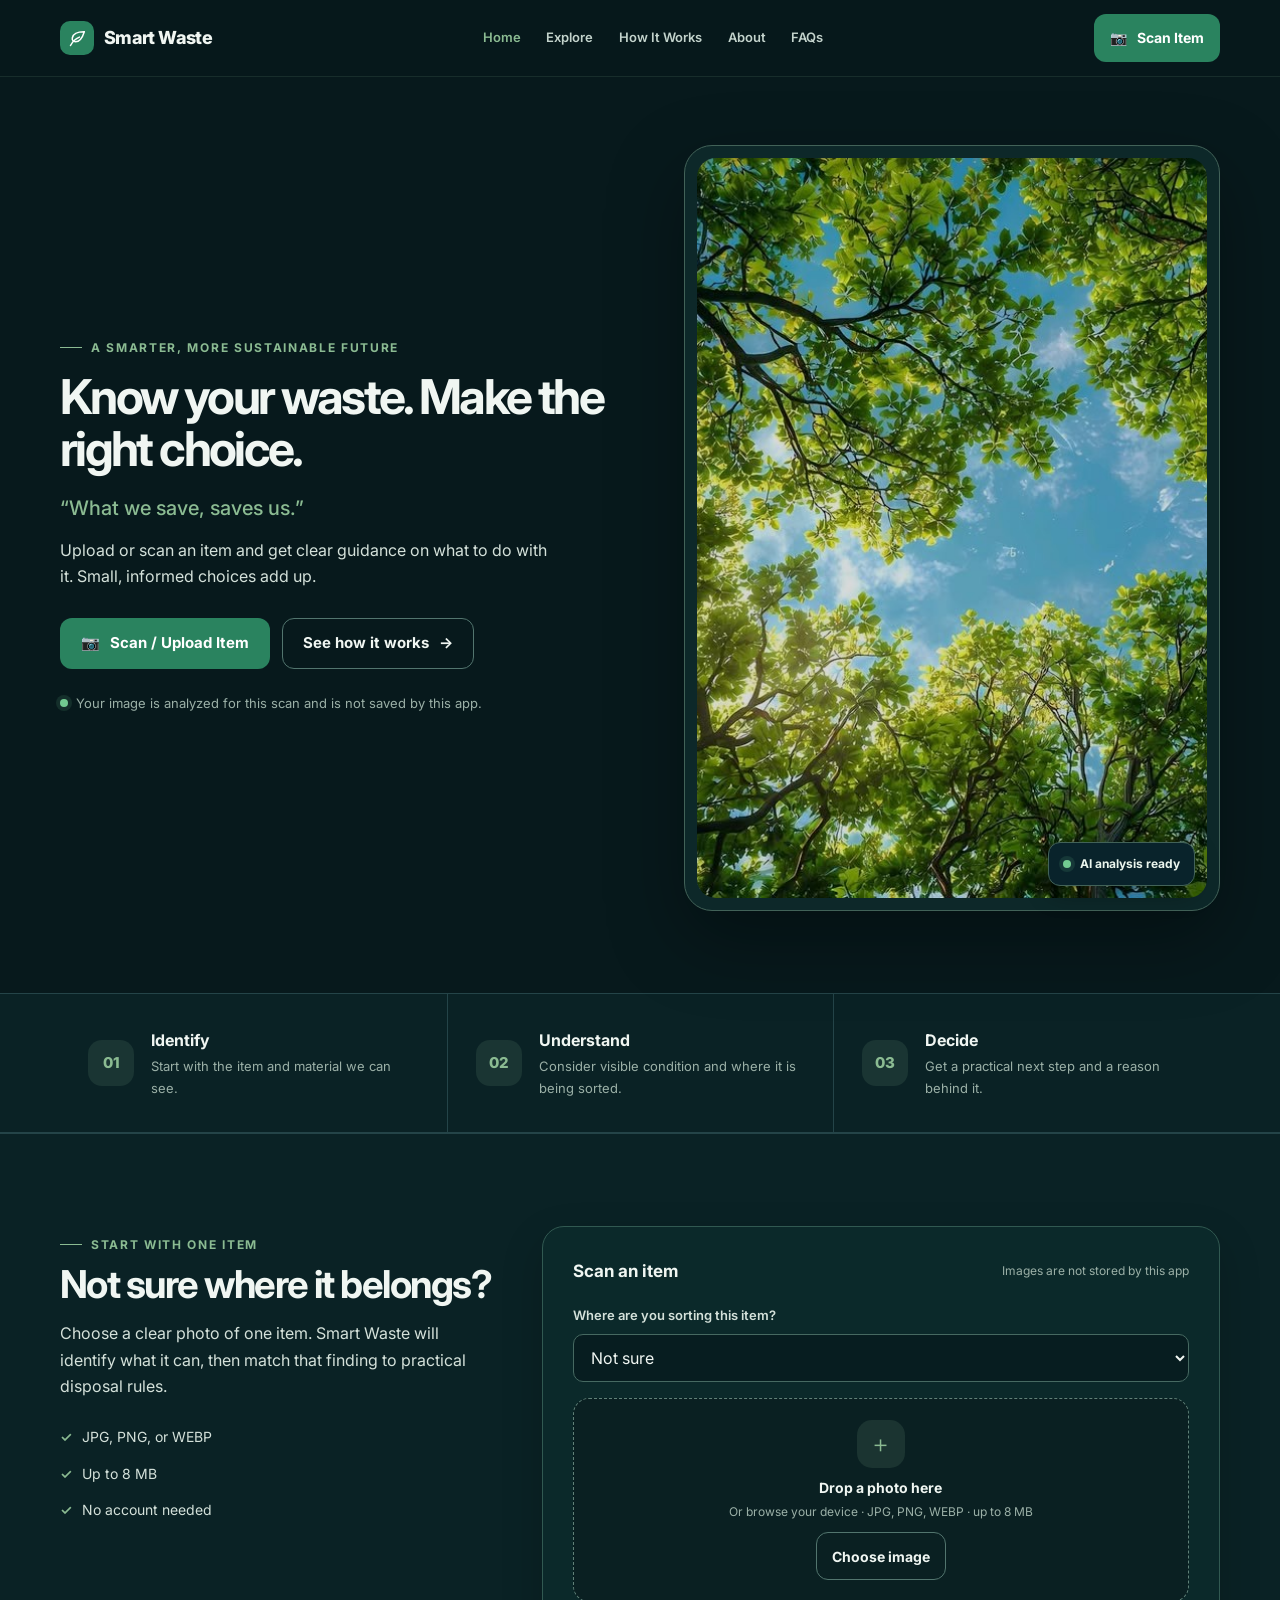
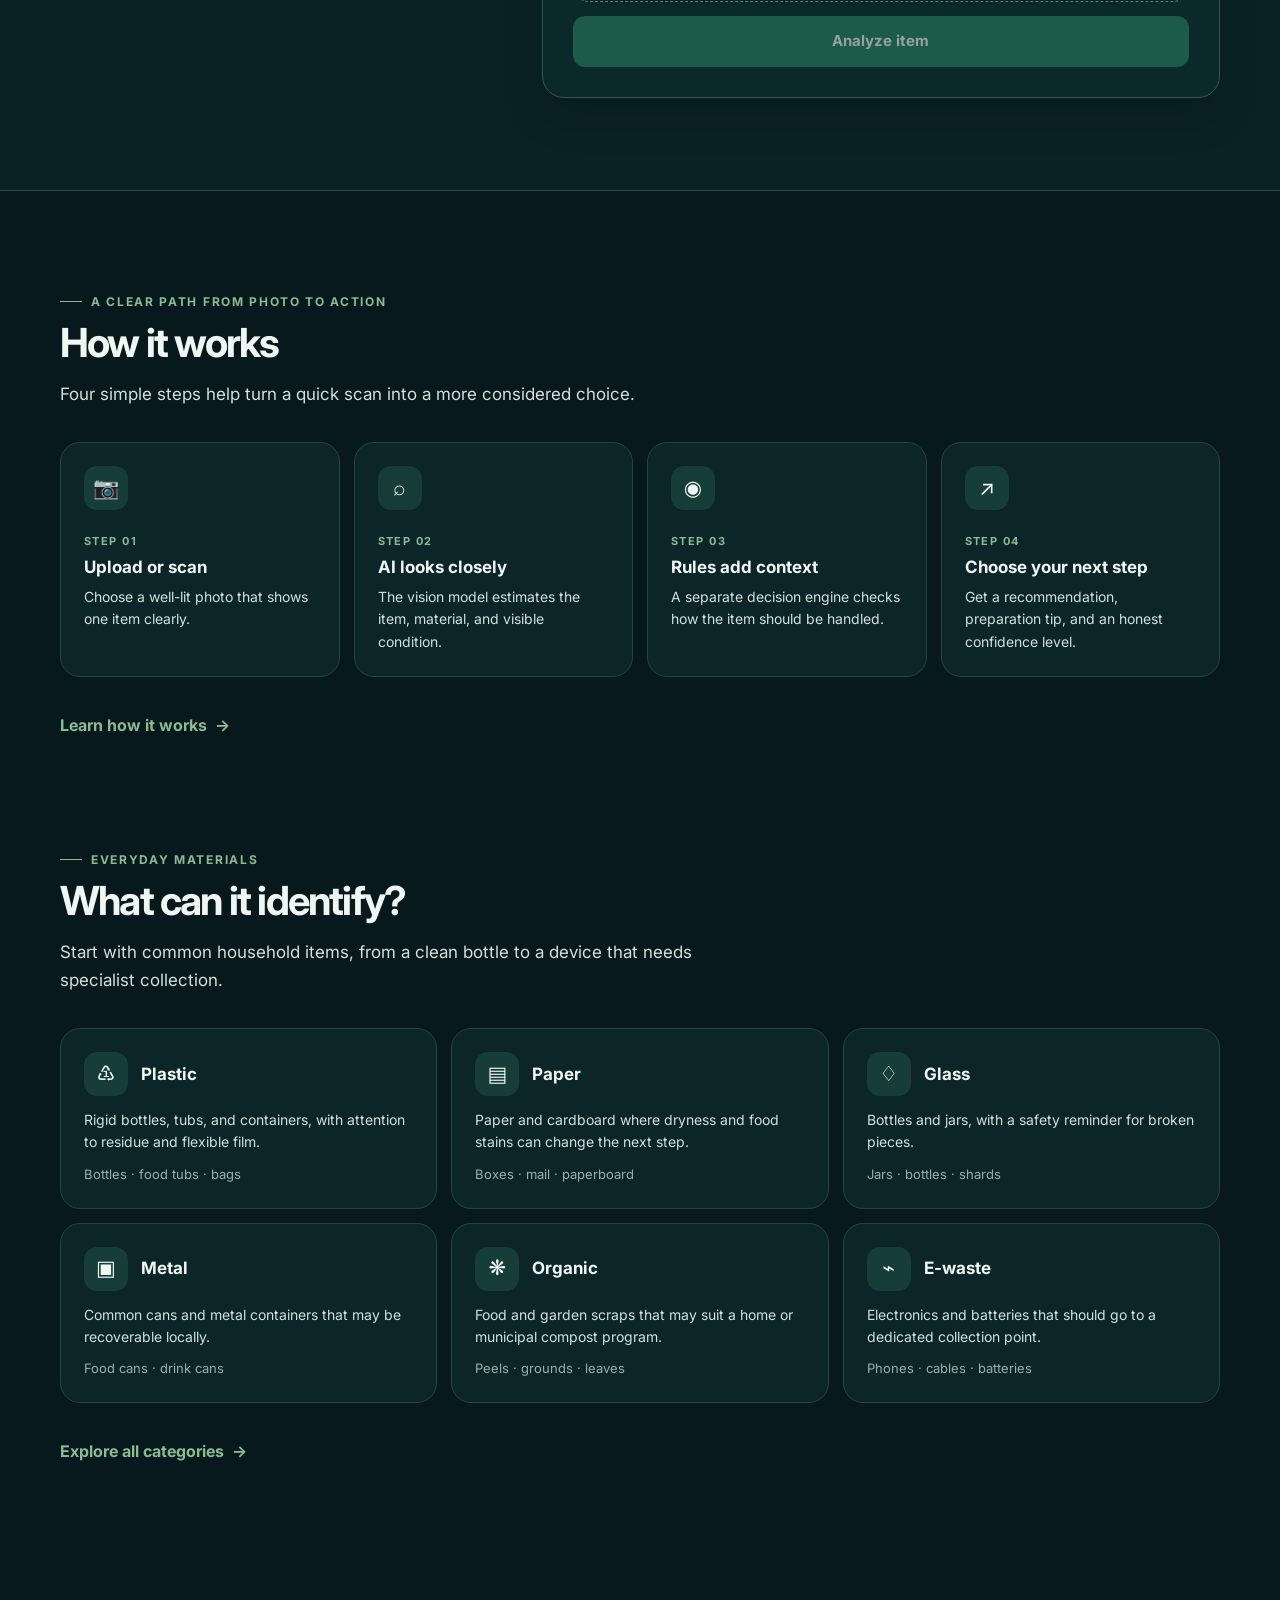
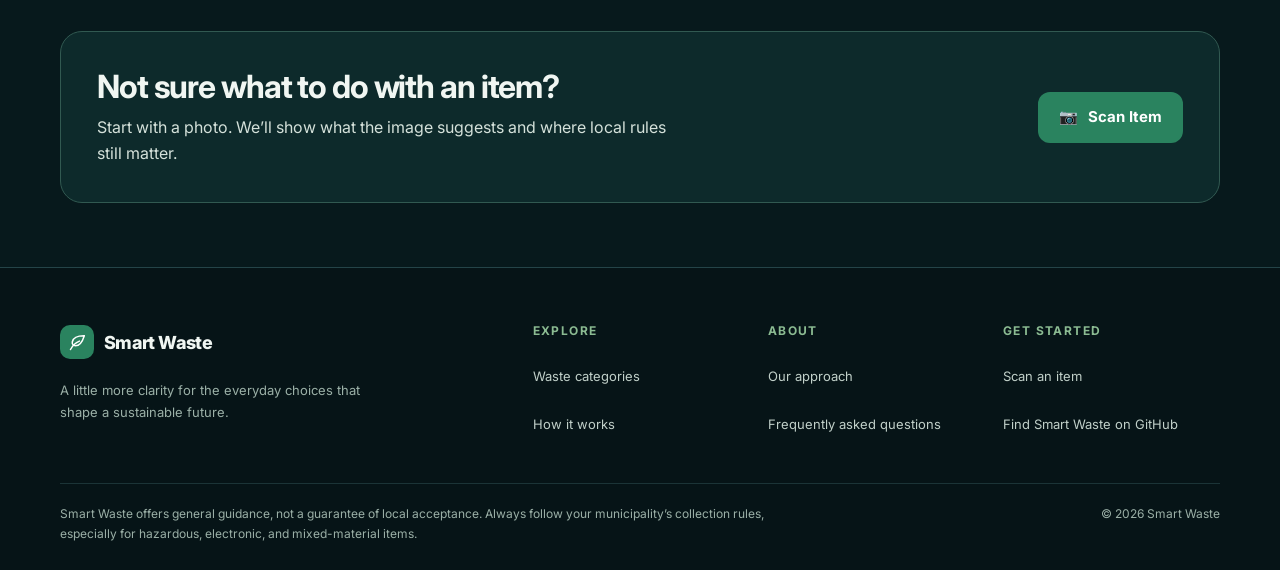
<file: frontend/index.html>
<!doctype html>
<html lang="en">
<head>
  <meta charset="utf-8">
  <meta name="viewport" content="width=device-width, initial-scale=1">
  <meta name="theme-color" content="#07191c">
  <meta name="description" content="Know your waste and make the right choice. Scan an item for clear, practical disposal guidance with Smart Waste.">
  <title>Smart Waste — Know your waste. Make the right choice.</title>
  <link rel="preconnect" href="https://fonts.googleapis.com">
  <link rel="preconnect" href="https://fonts.gstatic.com" crossorigin>
  <link rel="stylesheet" href="style.css">
  <script src="script.js" defer></script>
</head>
<body>
  <header class="site-header">
    <div class="container nav-shell">
      <a class="brand" href="index.html" aria-label="Smart Waste home">
        <span class="brand-mark" aria-hidden="true"><svg viewBox="0 0 24 24" fill="none"><path d="M19.8 4.2C12 4.1 7.2 6.3 6.1 11.1c-.6 2.7 1.1 4.7 3.6 4.7 4.8 0 8-5 10.1-11.6Z" stroke="currentColor" stroke-width="1.7" stroke-linecap="round" stroke-linejoin="round"/><path d="M4 20c2.4-4.8 5.7-7.6 10.2-9.6" stroke="currentColor" stroke-width="1.7" stroke-linecap="round"/></svg></span>
        <span>Smart Waste</span>
      </a>
      <nav aria-label="Main navigation">
        <ul class="nav-links">
          <li><a href="index.html" aria-current="page">Home</a></li>
          <li><a href="explore.html">Explore</a></li>
          <li><a href="how-it-works.html">How It Works</a></li>
          <li><a href="about.html">About</a></li>
          <li><a href="faqs.html">FAQs</a></li>
        </ul>
      </nav>
      <a class="button button-small nav-cta" href="#scanner"><span aria-hidden="true">📷</span><span>Scan Item</span></a>
      <button class="menu-toggle" type="button" aria-label="Open navigation menu" aria-expanded="false">
        <svg viewBox="0 0 24 24" fill="none" aria-hidden="true"><path d="M4 7h16M4 12h16M4 17h16" stroke="currentColor" stroke-width="1.8" stroke-linecap="round"/></svg>
      </button>
    </div>
  </header>

  <main>
    <section class="hero">
      <div class="container hero-grid">
        <div class="hero-copy reveal">
          <span class="eyebrow">A smarter, more sustainable future</span>
          <h1>Know your waste. Make the right choice.</h1>
          <p class="hero-quote">“What we save, saves us.”</p>
          <p class="hero-description">Upload or scan an item and get clear guidance on what to do with it. Small, informed choices add up.</p>
          <div class="hero-actions">
            <a class="button" href="#scanner"><span aria-hidden="true">📷</span> Scan / Upload Item</a>
            <a class="button button-secondary" href="how-it-works.html">See how it works <span aria-hidden="true">→</span></a>
          </div>
          <p class="hero-note"><span class="status-dot" aria-hidden="true"></span> Your image is analyzed for this scan and is not saved by this app.</p>
        </div>
        <div class="hero-visual reveal">
          <img src="assets/tree-canopy.jpg" alt="Sunlight and blue sky framed by a canopy of green tree branches" fetchpriority="high" width="1294" height="740">
          <div class="hero-badge"><span class="status-dot" aria-hidden="true"></span> AI analysis ready</div>
        </div>
      </div>
    </section>

    <section class="value-band" aria-label="How Smart Waste helps">
      <div class="container value-grid">
        <article class="value-item"><span class="number-icon" aria-hidden="true">01</span><div><h3>Identify</h3><p>Start with the item and material we can see.</p></div></article>
        <article class="value-item"><span class="number-icon" aria-hidden="true">02</span><div><h3>Understand</h3><p>Consider visible condition and where it is being sorted.</p></div></article>
        <article class="value-item"><span class="number-icon" aria-hidden="true">03</span><div><h3>Decide</h3><p>Get a practical next step and a reason behind it.</p></div></article>
      </div>
    </section>

    <section class="scan-section section" id="scanner">
      <div class="container scan-layout">
        <div class="scan-intro reveal">
          <span class="eyebrow">Start with one item</span>
          <h2>Not sure where it belongs?</h2>
          <p>Choose a clear photo of one item. Smart Waste will identify what it can, then match that finding to practical disposal rules.</p>
          <div class="scan-points">
            <span><b>✓</b> JPG, PNG, or WEBP</span>
            <span><b>✓</b> Up to 8 MB</span>
            <span><b>✓</b> No account needed</span>
          </div>
        </div>
        <form class="scanner-widget reveal" aria-label="Scan a waste item">
          <div class="scanner-topline"><h3>Scan an item</h3><span class="privacy-note">Images are not stored by this app</span></div>
          <label class="field-label" for="waste-context">Where are you sorting this item?</label>
          <select id="waste-context" class="select-field context-field" name="context">
            <option>Not sure</option>
            <option>Home curbside</option>
            <option>Public bin</option>
            <option>Workplace</option>
            <option>Community collection point</option>
          </select>
          <input class="image-input visually-hidden" type="file" name="image" accept="image/jpeg,image/png,image/webp" aria-label="Choose a JPG, PNG, or WEBP image">
          <div class="dropzone" role="button" tabindex="0" aria-label="Choose an image or drop it here">
            <div><span class="dropzone-icon" aria-hidden="true">＋</span><strong>Drop a photo here</strong><small>Or browse your device · JPG, PNG, WEBP · up to 8 MB</small><span class="button button-secondary button-small">Choose image</span></div>
          </div>
          <div class="preview-box" hidden>
            <div class="preview-media"><img class="image-preview" alt=""><div><strong class="file-name"></strong><small class="file-size"></small></div></div>
            <div class="preview-actions"><button class="replace-file" type="button">Replace</button><button class="remove-file" type="button">Remove</button></div>
          </div>
          <button class="button scan-submit" type="submit" disabled>Analyze item</button>
          <div class="scan-state loading-state" role="status" aria-live="polite" hidden><span class="spinner" aria-hidden="true"></span><span>Looking closely at the item and checking disposal guidance…</span></div>
          <div class="scan-state error-state" role="alert" hidden></div>
          <section class="scan-state result-card" aria-live="polite" aria-label="Analysis result" hidden>
            <div class="result-content"></div>
            <button class="button button-secondary scan-another" type="button">Scan another item</button>
          </section>
        </form>
      </div>
    </section>

    <section class="section">
      <div class="container">
        <div class="section-heading reveal"><span class="eyebrow">A clear path from photo to action</span><h2>How it works</h2><p>Four simple steps help turn a quick scan into a more considered choice.</p></div>
        <div class="steps-grid">
          <article class="step-card reveal"><span class="card-icon" aria-hidden="true">📷</span><span class="card-index">Step 01</span><h3>Upload or scan</h3><p>Choose a well-lit photo that shows one item clearly.</p></article>
          <article class="step-card reveal"><span class="card-icon" aria-hidden="true">⌕</span><span class="card-index">Step 02</span><h3>AI looks closely</h3><p>The vision model estimates the item, material, and visible condition.</p></article>
          <article class="step-card reveal"><span class="card-icon" aria-hidden="true">◉</span><span class="card-index">Step 03</span><h3>Rules add context</h3><p>A separate decision engine checks how the item should be handled.</p></article>
          <article class="step-card reveal"><span class="card-icon" aria-hidden="true">↗</span><span class="card-index">Step 04</span><h3>Choose your next step</h3><p>Get a recommendation, preparation tip, and an honest confidence level.</p></article>
        </div>
        <div class="section-action"><a class="button-link" href="how-it-works.html">Learn how it works <span aria-hidden="true">→</span></a></div>
      </div>
    </section>

    <section class="section no-top-padding">
      <div class="container">
        <div class="section-heading reveal"><span class="eyebrow">Everyday materials</span><h2>What can it identify?</h2><p>Start with common household items, from a clean bottle to a device that needs specialist collection.</p></div>
        <div class="categories-grid">
          <article class="category-card reveal"><div class="category-card-top"><span class="card-icon" aria-hidden="true">♳</span><h3>Plastic</h3></div><p>Rigid bottles, tubs, and containers, with attention to residue and flexible film.</p><p class="category-items">Bottles · food tubs · bags</p></article>
          <article class="category-card reveal"><div class="category-card-top"><span class="card-icon" aria-hidden="true">▤</span><h3>Paper</h3></div><p>Paper and cardboard where dryness and food stains can change the next step.</p><p class="category-items">Boxes · mail · paperboard</p></article>
          <article class="category-card reveal"><div class="category-card-top"><span class="card-icon" aria-hidden="true">♢</span><h3>Glass</h3></div><p>Bottles and jars, with a safety reminder for broken pieces.</p><p class="category-items">Jars · bottles · shards</p></article>
          <article class="category-card reveal"><div class="category-card-top"><span class="card-icon" aria-hidden="true">▣</span><h3>Metal</h3></div><p>Common cans and metal containers that may be recoverable locally.</p><p class="category-items">Food cans · drink cans</p></article>
          <article class="category-card reveal"><div class="category-card-top"><span class="card-icon" aria-hidden="true">❋</span><h3>Organic</h3></div><p>Food and garden scraps that may suit a home or municipal compost program.</p><p class="category-items">Peels · grounds · leaves</p></article>
          <article class="category-card reveal"><div class="category-card-top"><span class="card-icon" aria-hidden="true">⌁</span><h3>E-waste</h3></div><p>Electronics and batteries that should go to a dedicated collection point.</p><p class="category-items">Phones · cables · batteries</p></article>
        </div>
        <div class="section-action"><a class="button-link" href="explore.html">Explore all categories <span aria-hidden="true">→</span></a></div>
      </div>
    </section>

    <section class="section-sm">
      <div class="container"><div class="cta-panel reveal"><div><h2>Not sure what to do with an item?</h2><p>Start with a photo. We’ll show what the image suggests and where local rules still matter.</p></div><a class="button" href="#scanner"><span aria-hidden="true">📷</span> Scan Item</a></div></div>
    </section>
  </main>

  <footer class="site-footer">
    <div class="container">
      <div class="footer-top">
        <div class="footer-brand"><a class="brand" href="index.html"><span class="brand-mark" aria-hidden="true"><svg viewBox="0 0 24 24" fill="none"><path d="M19.8 4.2C12 4.1 7.2 6.3 6.1 11.1c-.6 2.7 1.1 4.7 3.6 4.7 4.8 0 8-5 10.1-11.6Z" stroke="currentColor" stroke-width="1.7" stroke-linecap="round" stroke-linejoin="round"/><path d="M4 20c2.4-4.8 5.7-7.6 10.2-9.6" stroke="currentColor" stroke-width="1.7" stroke-linecap="round"/></svg></span><span>Smart Waste</span></a><p>A little more clarity for the everyday choices that shape a sustainable future.</p></div>
        <div class="footer-links">
          <div><h2>Explore</h2><a href="explore.html">Waste categories</a><a href="how-it-works.html">How it works</a></div>
          <div><h2>About</h2><a href="about.html">Our approach</a><a href="faqs.html">Frequently asked questions</a></div>
          <div><h2>Get started</h2><a href="#scanner">Scan an item</a><a href="https://github.com/search?q=smart-waste&type=repositories" target="_blank" rel="noopener noreferrer">Find Smart Waste on GitHub</a></div>
        </div>
      </div>
      <div class="footer-bottom"><p>Smart Waste offers general guidance, not a guarantee of local acceptance. Always follow your municipality’s collection rules, especially for hazardous, electronic, and mixed-material items.</p><span>© <span data-current-year></span> Smart Waste</span></div>
    </div>
  </footer>
</body>
</html>
</file>
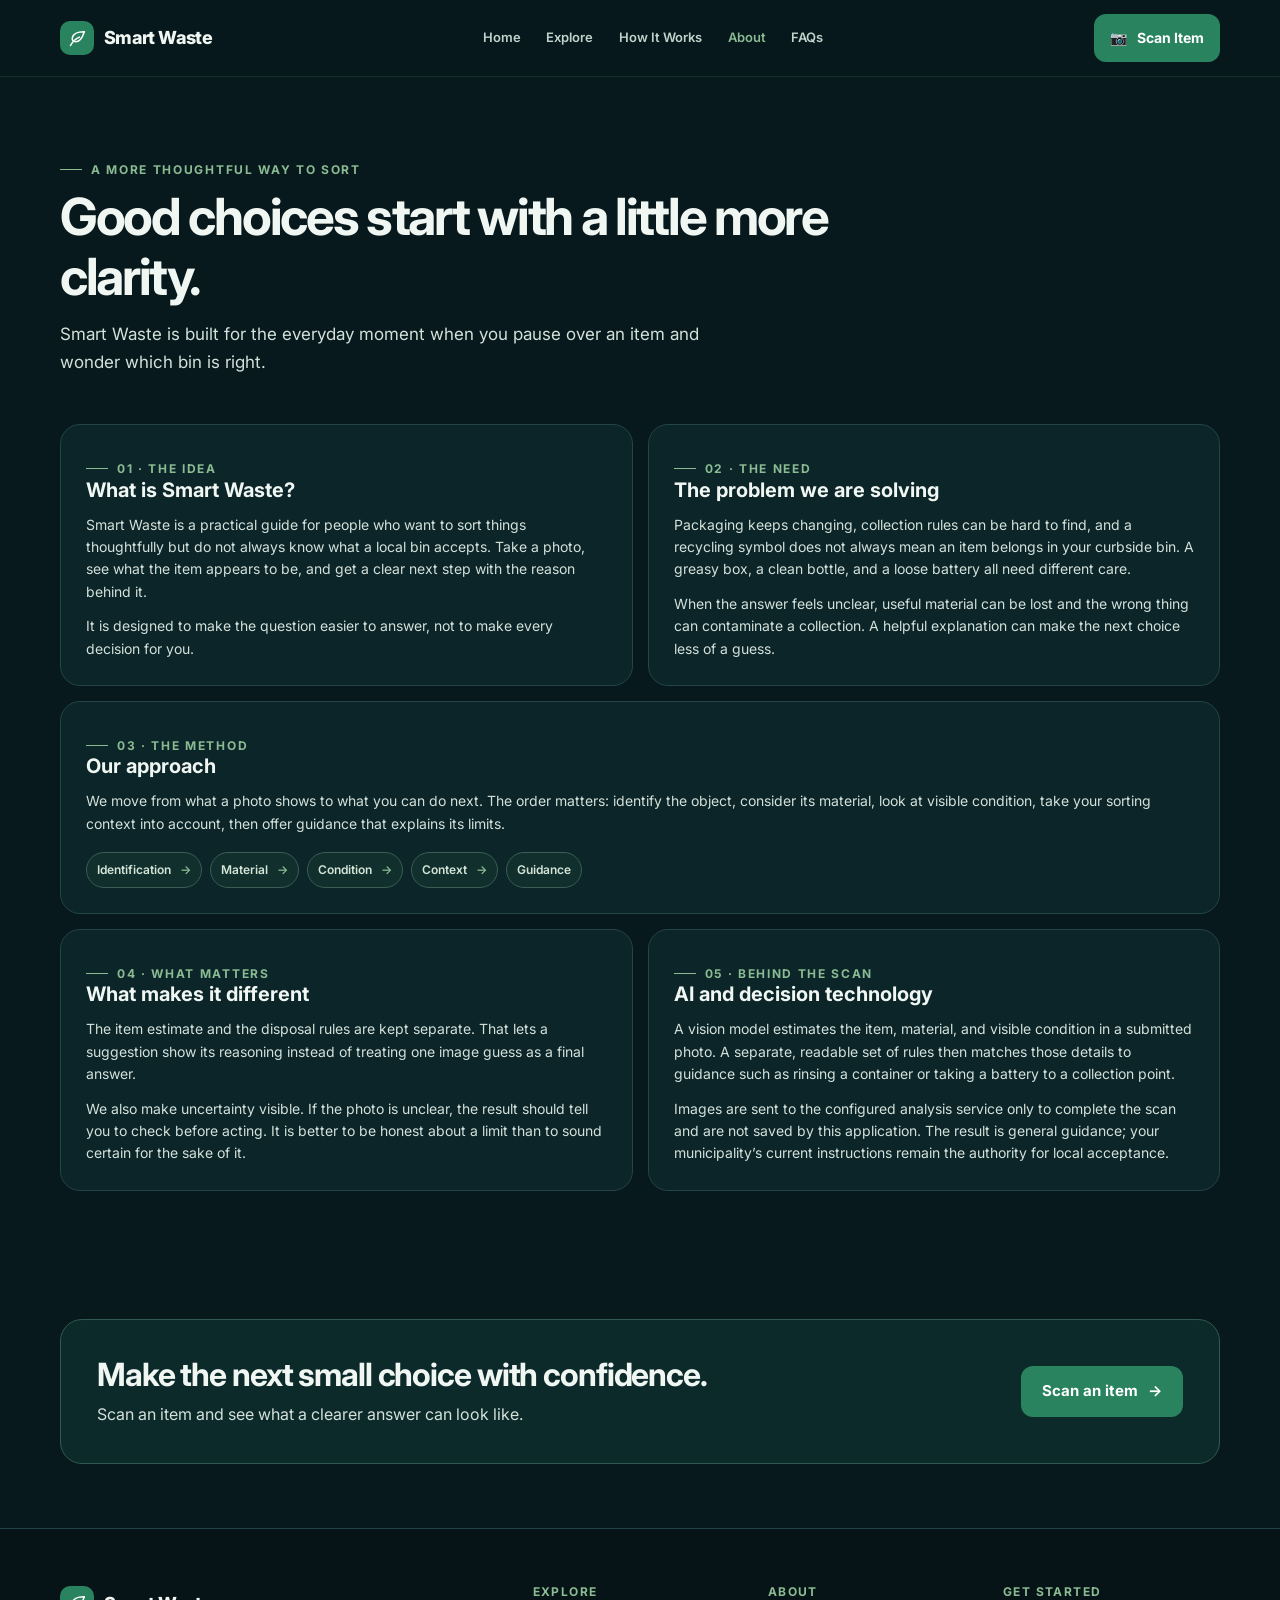
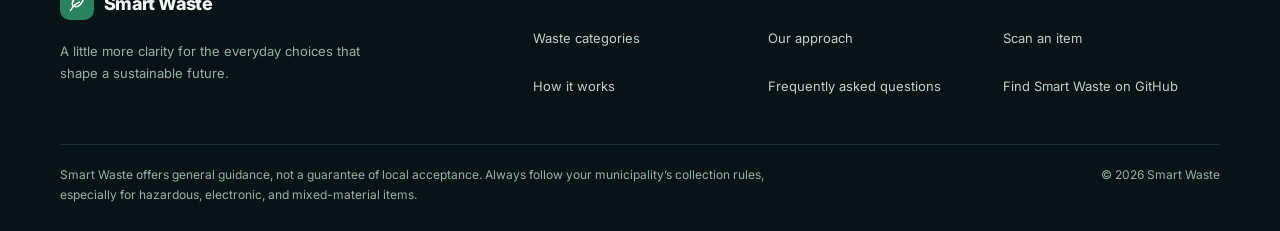
<file: frontend/about.html>
<!doctype html>
<html lang="en">
<head>
  <meta charset="utf-8"><meta name="viewport" content="width=device-width, initial-scale=1"><meta name="theme-color" content="#07191c">
  <meta name="description" content="Learn why Smart Waste exists and how it combines a careful visual estimate with clear, explainable disposal rules.">
  <title>About Smart Waste — A little more clarity</title><link rel="preconnect" href="https://fonts.googleapis.com"><link rel="preconnect" href="https://fonts.gstatic.com" crossorigin><link rel="stylesheet" href="style.css"><script src="script.js" defer></script>
</head>
<body>
  <header class="site-header"><div class="container nav-shell"><a class="brand" href="index.html" aria-label="Smart Waste home"><span class="brand-mark" aria-hidden="true"><svg viewBox="0 0 24 24" fill="none"><path d="M19.8 4.2C12 4.1 7.2 6.3 6.1 11.1c-.6 2.7 1.1 4.7 3.6 4.7 4.8 0 8-5 10.1-11.6Z" stroke="currentColor" stroke-width="1.7" stroke-linecap="round" stroke-linejoin="round"/><path d="M4 20c2.4-4.8 5.7-7.6 10.2-9.6" stroke="currentColor" stroke-width="1.7" stroke-linecap="round"/></svg></span><span>Smart Waste</span></a><nav aria-label="Main navigation"><ul class="nav-links"><li><a href="index.html">Home</a></li><li><a href="explore.html">Explore</a></li><li><a href="how-it-works.html">How It Works</a></li><li><a href="about.html" aria-current="page">About</a></li><li><a href="faqs.html">FAQs</a></li></ul></nav><a class="button button-small nav-cta" href="index.html#scanner"><span aria-hidden="true">📷</span><span>Scan Item</span></a><button class="menu-toggle" type="button" aria-label="Open navigation menu" aria-expanded="false"><svg viewBox="0 0 24 24" fill="none" aria-hidden="true"><path d="M4 7h16M4 12h16M4 17h16" stroke="currentColor" stroke-width="1.8" stroke-linecap="round"/></svg></button></div></header>
  <main>
    <section class="page-hero"><div class="container reveal"><span class="eyebrow">A more thoughtful way to sort</span><h1 class="page-title">Good choices start with a little more clarity.</h1><p class="page-intro">Smart Waste is built for the everyday moment when you pause over an item and wonder which bin is right.</p></div></section>
    <section class="section-sm no-top-padding"><div class="container about-grid">
      <article class="info-card reveal"><span class="eyebrow">01 · The idea</span><h2>What is Smart Waste?</h2><p>Smart Waste is a practical guide for people who want to sort things thoughtfully but do not always know what a local bin accepts. Take a photo, see what the item appears to be, and get a clear next step with the reason behind it.</p><p>It is designed to make the question easier to answer, not to make every decision for you.</p></article>
      <article class="info-card reveal"><span class="eyebrow">02 · The need</span><h2>The problem we are solving</h2><p>Packaging keeps changing, collection rules can be hard to find, and a recycling symbol does not always mean an item belongs in your curbside bin. A greasy box, a clean bottle, and a loose battery all need different care.</p><p>When the answer feels unclear, useful material can be lost and the wrong thing can contaminate a collection. A helpful explanation can make the next choice less of a guess.</p></article>
      <article class="info-card wide reveal"><span class="eyebrow">03 · The method</span><h2>Our approach</h2><p>We move from what a photo shows to what you can do next. The order matters: identify the object, consider its material, look at visible condition, take your sorting context into account, then offer guidance that explains its limits.</p><div class="approach-flow" aria-label="Identification, material, condition, context, guidance"><span>Identification</span><span>Material</span><span>Condition</span><span>Context</span><span>Guidance</span></div></article>
      <article class="info-card reveal"><span class="eyebrow">04 · What matters</span><h2>What makes it different</h2><p>The item estimate and the disposal rules are kept separate. That lets a suggestion show its reasoning instead of treating one image guess as a final answer.</p><p>We also make uncertainty visible. If the photo is unclear, the result should tell you to check before acting. It is better to be honest about a limit than to sound certain for the sake of it.</p></article>
      <article class="info-card reveal"><span class="eyebrow">05 · Behind the scan</span><h2>AI and decision technology</h2><p>A vision model estimates the item, material, and visible condition in a submitted photo. A separate, readable set of rules then matches those details to guidance such as rinsing a container or taking a battery to a collection point.</p><p>Images are sent to the configured analysis service only to complete the scan and are not saved by this application. The result is general guidance; your municipality’s current instructions remain the authority for local acceptance.</p></article>
    </div></section>
    <section class="section-sm"><div class="container"><div class="cta-panel reveal"><div><h2>Make the next small choice with confidence.</h2><p>Scan an item and see what a clearer answer can look like.</p></div><a class="button" href="index.html#scanner">Scan an item <span aria-hidden="true">→</span></a></div></div></section>
  </main>
  <footer class="site-footer"><div class="container"><div class="footer-top"><div class="footer-brand"><a class="brand" href="index.html"><span class="brand-mark" aria-hidden="true"><svg viewBox="0 0 24 24" fill="none"><path d="M19.8 4.2C12 4.1 7.2 6.3 6.1 11.1c-.6 2.7 1.1 4.7 3.6 4.7 4.8 0 8-5 10.1-11.6Z" stroke="currentColor" stroke-width="1.7" stroke-linecap="round" stroke-linejoin="round"/><path d="M4 20c2.4-4.8 5.7-7.6 10.2-9.6" stroke="currentColor" stroke-width="1.7" stroke-linecap="round"/></svg></span><span>Smart Waste</span></a><p>A little more clarity for the everyday choices that shape a sustainable future.</p></div><div class="footer-links"><div><h2>Explore</h2><a href="explore.html">Waste categories</a><a href="how-it-works.html">How it works</a></div><div><h2>About</h2><a href="about.html">Our approach</a><a href="faqs.html">Frequently asked questions</a></div><div><h2>Get started</h2><a href="index.html#scanner">Scan an item</a><a href="https://github.com/search?q=smart-waste&type=repositories" target="_blank" rel="noopener noreferrer">Find Smart Waste on GitHub</a></div></div></div><div class="footer-bottom"><p>Smart Waste offers general guidance, not a guarantee of local acceptance. Always follow your municipality’s collection rules, especially for hazardous, electronic, and mixed-material items.</p><span>© <span data-current-year></span> Smart Waste</span></div></div></footer>
</body>
</html>
</file>
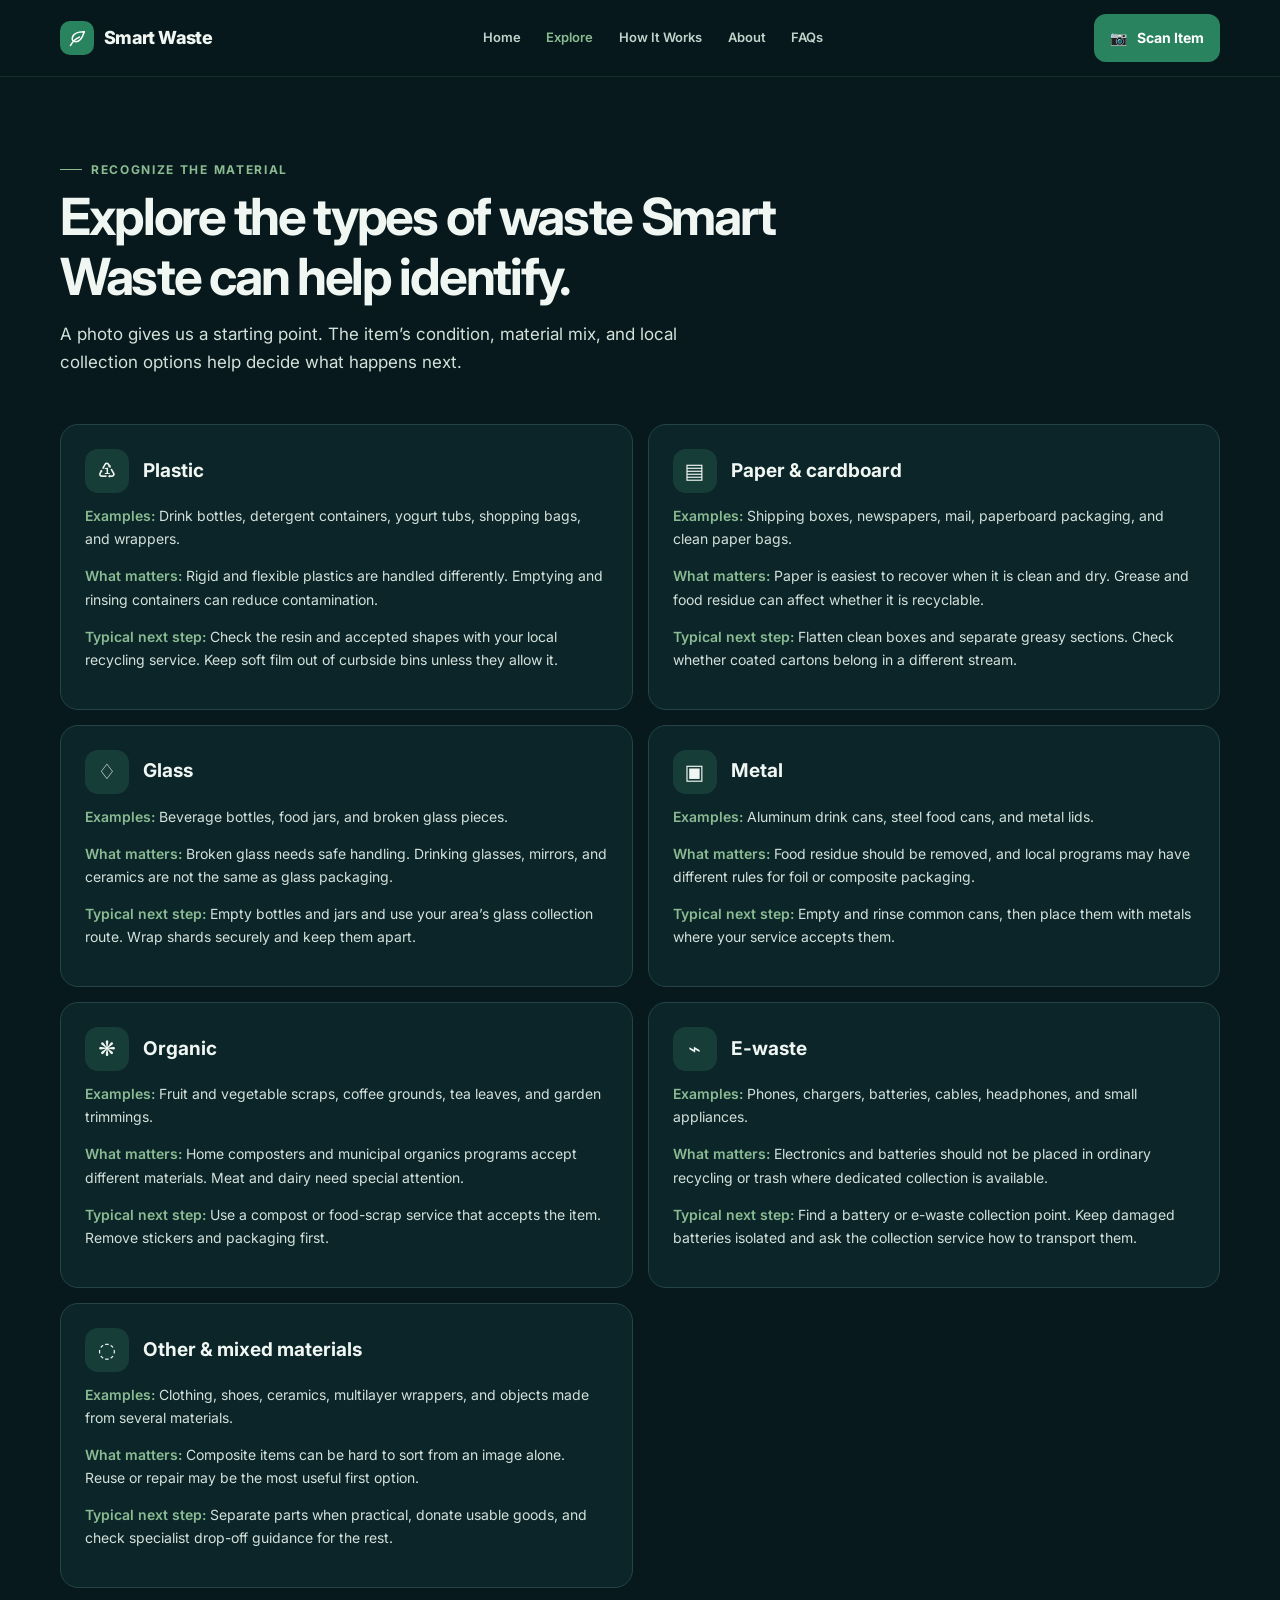
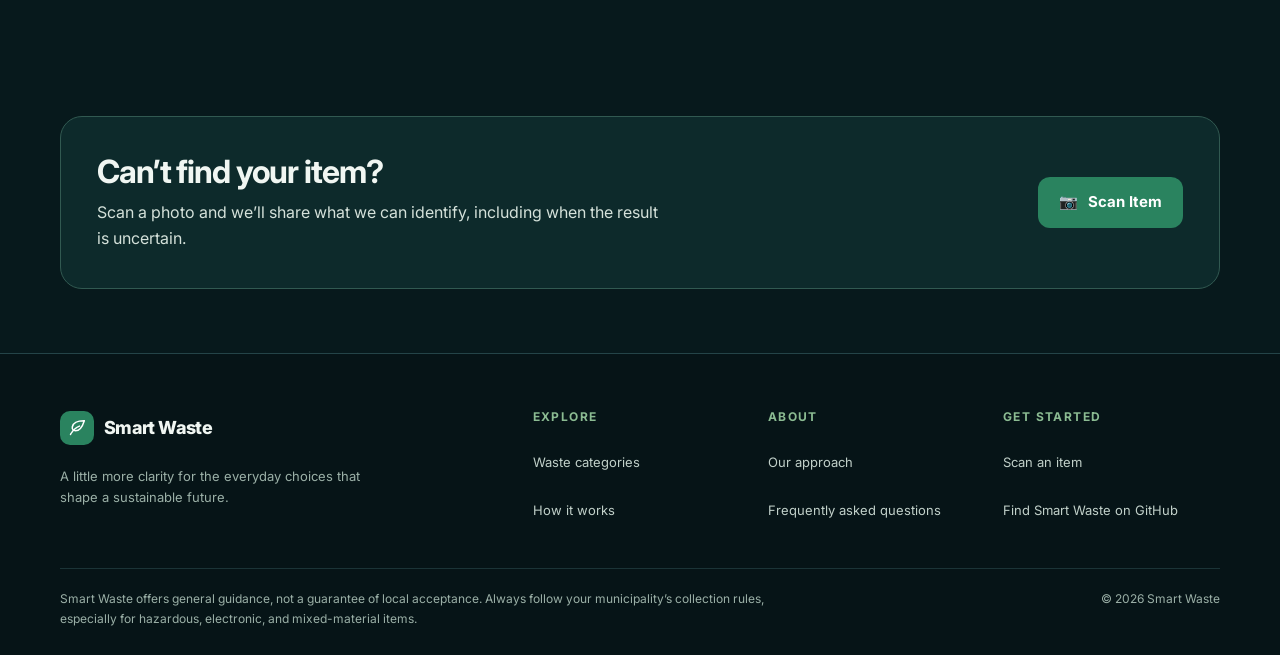
<file: frontend/explore.html>
<!doctype html>
<html lang="en">
<head>
  <meta charset="utf-8">
  <meta name="viewport" content="width=device-width, initial-scale=1">
  <meta name="theme-color" content="#07191c">
  <meta name="description" content="Explore the everyday waste materials Smart Waste can help identify and learn how to handle them thoughtfully.">
  <title>Explore waste categories — Smart Waste</title>
  <link rel="preconnect" href="https://fonts.googleapis.com"><link rel="preconnect" href="https://fonts.gstatic.com" crossorigin>
  <link rel="stylesheet" href="style.css"><script src="script.js" defer></script>
</head>
<body>
  <header class="site-header"><div class="container nav-shell">
    <a class="brand" href="index.html" aria-label="Smart Waste home"><span class="brand-mark" aria-hidden="true"><svg viewBox="0 0 24 24" fill="none"><path d="M19.8 4.2C12 4.1 7.2 6.3 6.1 11.1c-.6 2.7 1.1 4.7 3.6 4.7 4.8 0 8-5 10.1-11.6Z" stroke="currentColor" stroke-width="1.7" stroke-linecap="round" stroke-linejoin="round"/><path d="M4 20c2.4-4.8 5.7-7.6 10.2-9.6" stroke="currentColor" stroke-width="1.7" stroke-linecap="round"/></svg></span><span>Smart Waste</span></a>
    <nav aria-label="Main navigation"><ul class="nav-links"><li><a href="index.html">Home</a></li><li><a href="explore.html" aria-current="page">Explore</a></li><li><a href="how-it-works.html">How It Works</a></li><li><a href="about.html">About</a></li><li><a href="faqs.html">FAQs</a></li></ul></nav>
    <a class="button button-small nav-cta" href="index.html#scanner"><span aria-hidden="true">📷</span><span>Scan Item</span></a>
    <button class="menu-toggle" type="button" aria-label="Open navigation menu" aria-expanded="false"><svg viewBox="0 0 24 24" fill="none" aria-hidden="true"><path d="M4 7h16M4 12h16M4 17h16" stroke="currentColor" stroke-width="1.8" stroke-linecap="round"/></svg></button>
  </div></header>
  <main>
    <section class="page-hero"><div class="container reveal"><span class="eyebrow">Recognize the material</span><h1 class="page-title">Explore the types of waste Smart Waste can help identify.</h1><p class="page-intro">A photo gives us a starting point. The item’s condition, material mix, and local collection options help decide what happens next.</p></div></section>
    <section class="section-sm no-top-padding"><div class="container category-detail-grid">
      <article class="category-detail reveal"><div class="category-detail-head"><span class="card-icon" aria-hidden="true">♳</span><h2>Plastic</h2></div><p class="detail-line"><b>Examples:</b> Drink bottles, detergent containers, yogurt tubs, shopping bags, and wrappers.</p><p class="detail-line"><b>What matters:</b> Rigid and flexible plastics are handled differently. Emptying and rinsing containers can reduce contamination.</p><p class="detail-line"><b>Typical next step:</b> Check the resin and accepted shapes with your local recycling service. Keep soft film out of curbside bins unless they allow it.</p></article>
      <article class="category-detail reveal"><div class="category-detail-head"><span class="card-icon" aria-hidden="true">▤</span><h2>Paper &amp; cardboard</h2></div><p class="detail-line"><b>Examples:</b> Shipping boxes, newspapers, mail, paperboard packaging, and clean paper bags.</p><p class="detail-line"><b>What matters:</b> Paper is easiest to recover when it is clean and dry. Grease and food residue can affect whether it is recyclable.</p><p class="detail-line"><b>Typical next step:</b> Flatten clean boxes and separate greasy sections. Check whether coated cartons belong in a different stream.</p></article>
      <article class="category-detail reveal"><div class="category-detail-head"><span class="card-icon" aria-hidden="true">♢</span><h2>Glass</h2></div><p class="detail-line"><b>Examples:</b> Beverage bottles, food jars, and broken glass pieces.</p><p class="detail-line"><b>What matters:</b> Broken glass needs safe handling. Drinking glasses, mirrors, and ceramics are not the same as glass packaging.</p><p class="detail-line"><b>Typical next step:</b> Empty bottles and jars and use your area’s glass collection route. Wrap shards securely and keep them apart.</p></article>
      <article class="category-detail reveal"><div class="category-detail-head"><span class="card-icon" aria-hidden="true">▣</span><h2>Metal</h2></div><p class="detail-line"><b>Examples:</b> Aluminum drink cans, steel food cans, and metal lids.</p><p class="detail-line"><b>What matters:</b> Food residue should be removed, and local programs may have different rules for foil or composite packaging.</p><p class="detail-line"><b>Typical next step:</b> Empty and rinse common cans, then place them with metals where your service accepts them.</p></article>
      <article class="category-detail reveal"><div class="category-detail-head"><span class="card-icon" aria-hidden="true">❋</span><h2>Organic</h2></div><p class="detail-line"><b>Examples:</b> Fruit and vegetable scraps, coffee grounds, tea leaves, and garden trimmings.</p><p class="detail-line"><b>What matters:</b> Home composters and municipal organics programs accept different materials. Meat and dairy need special attention.</p><p class="detail-line"><b>Typical next step:</b> Use a compost or food-scrap service that accepts the item. Remove stickers and packaging first.</p></article>
      <article class="category-detail reveal"><div class="category-detail-head"><span class="card-icon" aria-hidden="true">⌁</span><h2>E-waste</h2></div><p class="detail-line"><b>Examples:</b> Phones, chargers, batteries, cables, headphones, and small appliances.</p><p class="detail-line"><b>What matters:</b> Electronics and batteries should not be placed in ordinary recycling or trash where dedicated collection is available.</p><p class="detail-line"><b>Typical next step:</b> Find a battery or e-waste collection point. Keep damaged batteries isolated and ask the collection service how to transport them.</p></article>
      <article class="category-detail reveal"><div class="category-detail-head"><span class="card-icon" aria-hidden="true">◌</span><h2>Other &amp; mixed materials</h2></div><p class="detail-line"><b>Examples:</b> Clothing, shoes, ceramics, multilayer wrappers, and objects made from several materials.</p><p class="detail-line"><b>What matters:</b> Composite items can be hard to sort from an image alone. Reuse or repair may be the most useful first option.</p><p class="detail-line"><b>Typical next step:</b> Separate parts when practical, donate usable goods, and check specialist drop-off guidance for the rest.</p></article>
    </div></section>
    <section class="section-sm"><div class="container"><div class="cta-panel reveal"><div><h2>Can’t find your item?</h2><p>Scan a photo and we’ll share what we can identify, including when the result is uncertain.</p></div><a class="button" href="index.html#scanner"><span aria-hidden="true">📷</span> Scan Item</a></div></div></section>
  </main>
  <footer class="site-footer"><div class="container"><div class="footer-top"><div class="footer-brand"><a class="brand" href="index.html"><span class="brand-mark" aria-hidden="true"><svg viewBox="0 0 24 24" fill="none"><path d="M19.8 4.2C12 4.1 7.2 6.3 6.1 11.1c-.6 2.7 1.1 4.7 3.6 4.7 4.8 0 8-5 10.1-11.6Z" stroke="currentColor" stroke-width="1.7" stroke-linecap="round" stroke-linejoin="round"/><path d="M4 20c2.4-4.8 5.7-7.6 10.2-9.6" stroke="currentColor" stroke-width="1.7" stroke-linecap="round"/></svg></span><span>Smart Waste</span></a><p>A little more clarity for the everyday choices that shape a sustainable future.</p></div><div class="footer-links"><div><h2>Explore</h2><a href="explore.html">Waste categories</a><a href="how-it-works.html">How it works</a></div><div><h2>About</h2><a href="about.html">Our approach</a><a href="faqs.html">Frequently asked questions</a></div><div><h2>Get started</h2><a href="index.html#scanner">Scan an item</a><a href="https://github.com/search?q=smart-waste&type=repositories" target="_blank" rel="noopener noreferrer">Find Smart Waste on GitHub</a></div></div></div><div class="footer-bottom"><p>Smart Waste offers general guidance, not a guarantee of local acceptance. Always follow your municipality’s collection rules, especially for hazardous, electronic, and mixed-material items.</p><span>© <span data-current-year></span> Smart Waste</span></div></div></footer>
</body>
</html>
</file>
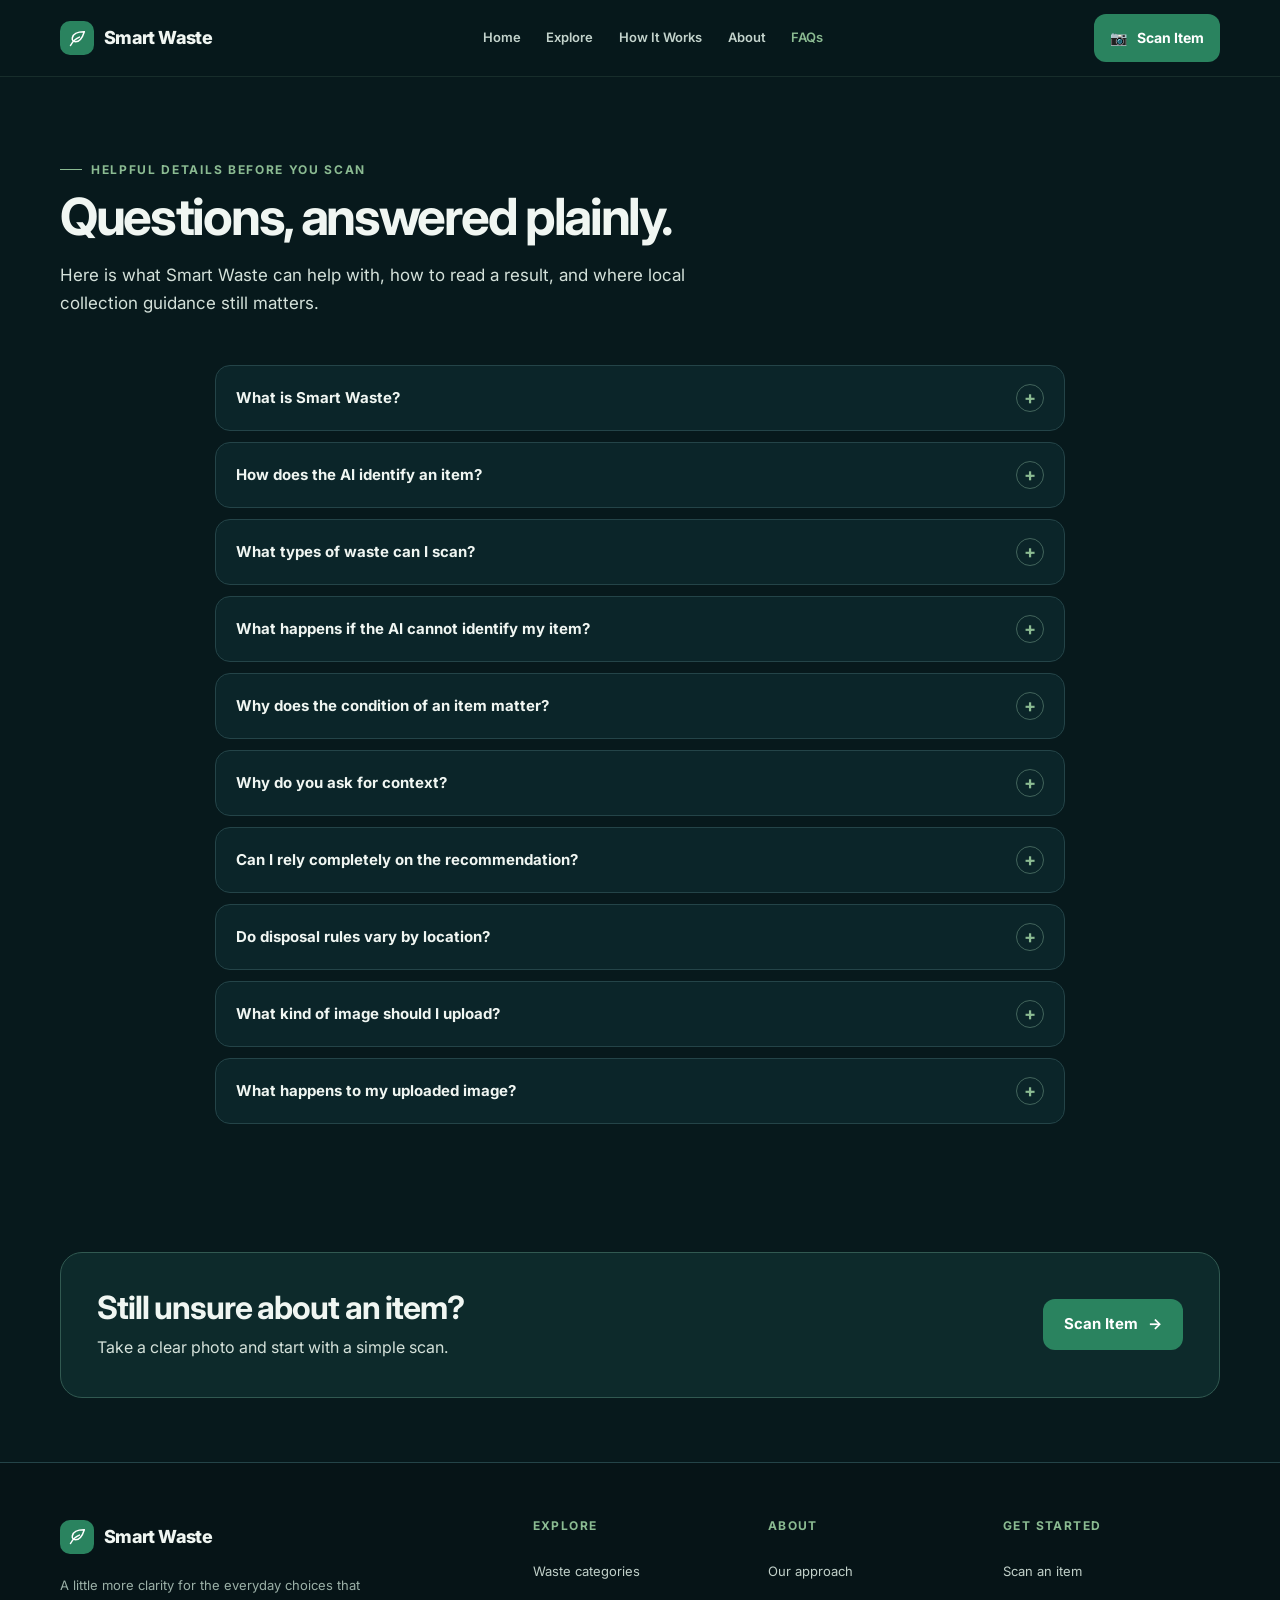
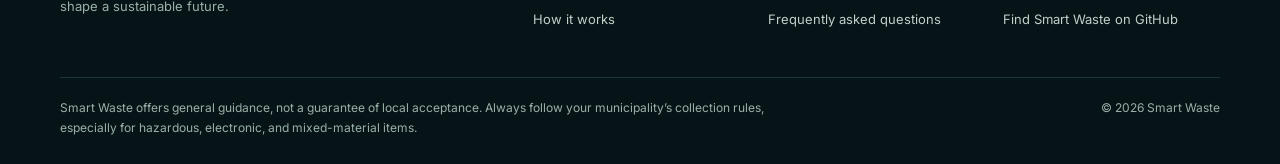
<file: frontend/faqs.html>
<!doctype html>
<html lang="en">
<head>
  <meta charset="utf-8"><meta name="viewport" content="width=device-width, initial-scale=1"><meta name="theme-color" content="#07191c">
  <meta name="description" content="Answers to common questions about Smart Waste image scans, item identification, uncertainty, privacy, and local recycling rules.">
  <title>FAQs — Smart Waste</title><link rel="preconnect" href="https://fonts.googleapis.com"><link rel="preconnect" href="https://fonts.gstatic.com" crossorigin><link rel="stylesheet" href="style.css"><script src="script.js" defer></script>
</head>
<body>
  <header class="site-header"><div class="container nav-shell"><a class="brand" href="index.html" aria-label="Smart Waste home"><span class="brand-mark" aria-hidden="true"><svg viewBox="0 0 24 24" fill="none"><path d="M19.8 4.2C12 4.1 7.2 6.3 6.1 11.1c-.6 2.7 1.1 4.7 3.6 4.7 4.8 0 8-5 10.1-11.6Z" stroke="currentColor" stroke-width="1.7" stroke-linecap="round" stroke-linejoin="round"/><path d="M4 20c2.4-4.8 5.7-7.6 10.2-9.6" stroke="currentColor" stroke-width="1.7" stroke-linecap="round"/></svg></span><span>Smart Waste</span></a><nav aria-label="Main navigation"><ul class="nav-links"><li><a href="index.html">Home</a></li><li><a href="explore.html">Explore</a></li><li><a href="how-it-works.html">How It Works</a></li><li><a href="about.html">About</a></li><li><a href="faqs.html" aria-current="page">FAQs</a></li></ul></nav><a class="button button-small nav-cta" href="index.html#scanner"><span aria-hidden="true">📷</span><span>Scan Item</span></a><button class="menu-toggle" type="button" aria-label="Open navigation menu" aria-expanded="false"><svg viewBox="0 0 24 24" fill="none" aria-hidden="true"><path d="M4 7h16M4 12h16M4 17h16" stroke="currentColor" stroke-width="1.8" stroke-linecap="round"/></svg></button></div></header>
  <main>
    <section class="page-hero"><div class="container reveal"><span class="eyebrow">Helpful details before you scan</span><h1 class="page-title">Questions, answered plainly.</h1><p class="page-intro">Here is what Smart Waste can help with, how to read a result, and where local collection guidance still matters.</p></div></section>
    <section class="section-sm no-top-padding"><div class="container faq-list">
      <article class="faq-item reveal"><h2 class="faq-question-heading"><button class="faq-question" id="faq-q1" type="button" aria-expanded="false" aria-controls="faq-a1"><span>What is Smart Waste?</span><span class="faq-plus" aria-hidden="true">+</span></button></h2><div class="faq-answer" id="faq-a1" aria-hidden="true"><div class="faq-answer-inner"><p>Smart Waste helps you identify an everyday item from a photo and understand a sensible next step for disposal. It explains the suggestion and flags when local rules or an uncertain image could change the answer.</p></div></div></article>
      <article class="faq-item reveal"><h2 class="faq-question-heading"><button class="faq-question" id="faq-q2" type="button" aria-expanded="false" aria-controls="faq-a2"><span>How does the AI identify an item?</span><span class="faq-plus" aria-hidden="true">+</span></button></h2><div class="faq-answer" id="faq-a2" aria-hidden="true"><div class="faq-answer-inner"><p>A vision model looks at the image and estimates the item, material, and visible condition. A separate rule engine uses those details to select disposal guidance. The AI does not know your municipality’s current collection list unless you check it yourself.</p></div></div></article>
      <article class="faq-item reveal"><h2 class="faq-question-heading"><button class="faq-question" id="faq-q3" type="button" aria-expanded="false" aria-controls="faq-a3"><span>What types of waste can I scan?</span><span class="faq-plus" aria-hidden="true">+</span></button></h2><div class="faq-answer" id="faq-a3" aria-hidden="true"><div class="faq-answer-inner"><p>You can try common plastic, paper, glass, metal, organic, electronic, textile, and mixed-material items. Smart Waste works best with one item in clear view. It may not recognize every product or every material from a photo.</p></div></div></article>
      <article class="faq-item reveal"><h2 class="faq-question-heading"><button class="faq-question" id="faq-q4" type="button" aria-expanded="false" aria-controls="faq-a4"><span>What happens if the AI cannot identify my item?</span><span class="faq-plus" aria-hidden="true">+</span></button></h2><div class="faq-answer" id="faq-a4" aria-hidden="true"><div class="faq-answer-inner"><p>The result should show a low-confidence notice and avoid presenting a guess as certain. Try another photo with better light and a simpler background. If it is still unclear, check the packaging label or ask your local waste service.</p></div></div></article>
      <article class="faq-item reveal"><h2 class="faq-question-heading"><button class="faq-question" id="faq-q5" type="button" aria-expanded="false" aria-controls="faq-a5"><span>Why does the condition of an item matter?</span><span class="faq-plus" aria-hidden="true">+</span></button></h2><div class="faq-answer" id="faq-a5" aria-hidden="true"><div class="faq-answer-inner"><p>Food, liquid, damage, or contamination can change how an item should be handled. A clean bottle may be recyclable where a heavily soiled container is not. The scan only describes condition visible in the image, not what is hidden inside.</p></div></div></article>
      <article class="faq-item reveal"><h2 class="faq-question-heading"><button class="faq-question" id="faq-q6" type="button" aria-expanded="false" aria-controls="faq-a6"><span>Why do you ask for context?</span><span class="faq-plus" aria-hidden="true">+</span></button></h2><div class="faq-answer" id="faq-a6" aria-hidden="true"><div class="faq-answer-inner"><p>A home curbside bin, a public station, and a specialist drop-off can have different options. Context helps frame the guidance, but it does not tell us the exact rules for your town or building.</p></div></div></article>
      <article class="faq-item reveal"><h2 class="faq-question-heading"><button class="faq-question" id="faq-q7" type="button" aria-expanded="false" aria-controls="faq-a7"><span>Can I rely completely on the recommendation?</span><span class="faq-plus" aria-hidden="true">+</span></button></h2><div class="faq-answer" id="faq-a7" aria-hidden="true"><div class="faq-answer-inner"><p>Use it as general guidance, then confirm local acceptance when it matters. Recognition can be imperfect, packaging can combine materials, and a municipality’s current instructions take priority. For batteries or hazardous items, use a designated service.</p></div></div></article>
      <article class="faq-item reveal"><h2 class="faq-question-heading"><button class="faq-question" id="faq-q8" type="button" aria-expanded="false" aria-controls="faq-a8"><span>Do disposal rules vary by location?</span><span class="faq-plus" aria-hidden="true">+</span></button></h2><div class="faq-answer" id="faq-a8" aria-hidden="true"><div class="faq-answer-inner"><p>Yes. Collection equipment, contracts, and drop-off services differ between places, so the same material may be accepted in one area and refused in another. Check your municipality or waste provider’s latest list before sorting an unusual item.</p></div></div></article>
      <article class="faq-item reveal"><h2 class="faq-question-heading"><button class="faq-question" id="faq-q9" type="button" aria-expanded="false" aria-controls="faq-a9"><span>What kind of image should I upload?</span><span class="faq-plus" aria-hidden="true">+</span></button></h2><div class="faq-answer" id="faq-a9" aria-hidden="true"><div class="faq-answer-inner"><p>Use a bright, in-focus photo of one item, with the whole object visible against a simple background. JPG, PNG, and WEBP images up to 8 MB are accepted. Avoid including people or private documents in the frame.</p></div></div></article>
      <article class="faq-item reveal"><h2 class="faq-question-heading"><button class="faq-question" id="faq-q10" type="button" aria-expanded="false" aria-controls="faq-a10"><span>What happens to my uploaded image?</span><span class="faq-plus" aria-hidden="true">+</span></button></h2><div class="faq-answer" id="faq-a10" aria-hidden="true"><div class="faq-answer-inner"><p>The application sends your image to its configured vision service to complete the requested analysis, then discards its in-memory copy when the request finishes. Smart Waste does not save images. The configured provider may process request data under its own terms, so review that provider’s privacy information before using the service.</p></div></div></article>
    </div></section>
    <section class="section-sm"><div class="container"><div class="cta-panel reveal"><div><h2>Still unsure about an item?</h2><p>Take a clear photo and start with a simple scan.</p></div><a class="button" href="index.html#scanner">Scan Item <span aria-hidden="true">→</span></a></div></div></section>
  </main>
  <footer class="site-footer"><div class="container"><div class="footer-top"><div class="footer-brand"><a class="brand" href="index.html"><span class="brand-mark" aria-hidden="true"><svg viewBox="0 0 24 24" fill="none"><path d="M19.8 4.2C12 4.1 7.2 6.3 6.1 11.1c-.6 2.7 1.1 4.7 3.6 4.7 4.8 0 8-5 10.1-11.6Z" stroke="currentColor" stroke-width="1.7" stroke-linecap="round" stroke-linejoin="round"/><path d="M4 20c2.4-4.8 5.7-7.6 10.2-9.6" stroke="currentColor" stroke-width="1.7" stroke-linecap="round"/></svg></span><span>Smart Waste</span></a><p>A little more clarity for the everyday choices that shape a sustainable future.</p></div><div class="footer-links"><div><h2>Explore</h2><a href="explore.html">Waste categories</a><a href="how-it-works.html">How it works</a></div><div><h2>About</h2><a href="about.html">Our approach</a><a href="faqs.html">Frequently asked questions</a></div><div><h2>Get started</h2><a href="index.html#scanner">Scan an item</a><a href="https://github.com/search?q=smart-waste&type=repositories" target="_blank" rel="noopener noreferrer">Find Smart Waste on GitHub</a></div></div></div><div class="footer-bottom"><p>Smart Waste offers general guidance, not a guarantee of local acceptance. Always follow your municipality’s collection rules, especially for hazardous, electronic, and mixed-material items.</p><span>© <span data-current-year></span> Smart Waste</span></div></div></footer>
</body>
</html>
</file>
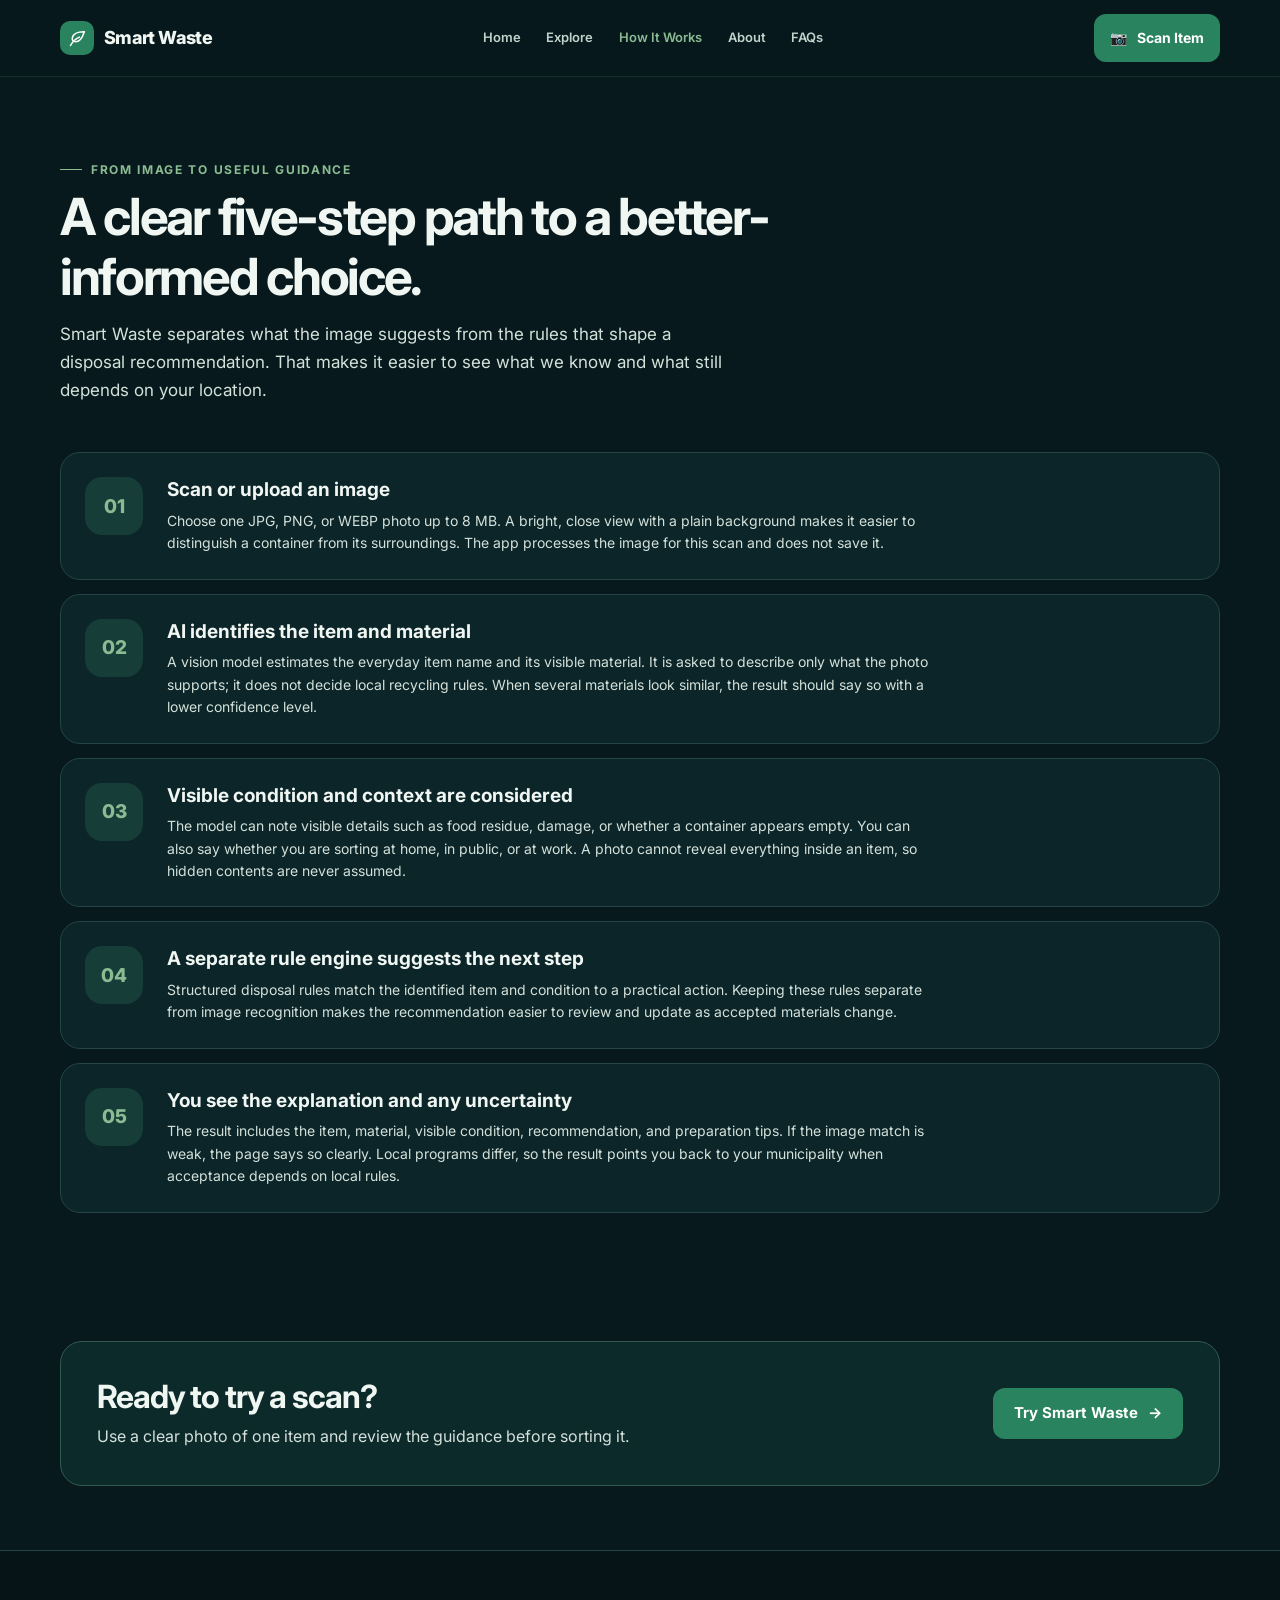
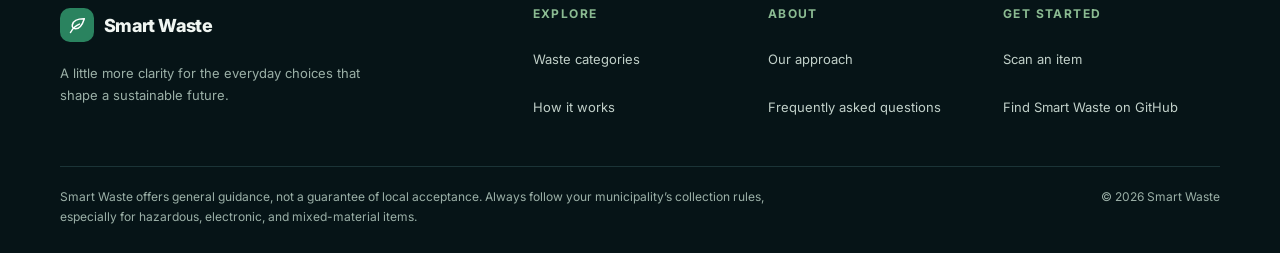
<file: frontend/how-it-works.html>
<!doctype html>
<html lang="en">
<head>
  <meta charset="utf-8"><meta name="viewport" content="width=device-width, initial-scale=1"><meta name="theme-color" content="#07191c">
  <meta name="description" content="See how Smart Waste turns an item photo into an explainable disposal suggestion, step by step.">
  <title>How it works — Smart Waste</title><link rel="preconnect" href="https://fonts.googleapis.com"><link rel="preconnect" href="https://fonts.gstatic.com" crossorigin><link rel="stylesheet" href="style.css"><script src="script.js" defer></script>
</head>
<body>
  <header class="site-header"><div class="container nav-shell"><a class="brand" href="index.html" aria-label="Smart Waste home"><span class="brand-mark" aria-hidden="true"><svg viewBox="0 0 24 24" fill="none"><path d="M19.8 4.2C12 4.1 7.2 6.3 6.1 11.1c-.6 2.7 1.1 4.7 3.6 4.7 4.8 0 8-5 10.1-11.6Z" stroke="currentColor" stroke-width="1.7" stroke-linecap="round" stroke-linejoin="round"/><path d="M4 20c2.4-4.8 5.7-7.6 10.2-9.6" stroke="currentColor" stroke-width="1.7" stroke-linecap="round"/></svg></span><span>Smart Waste</span></a><nav aria-label="Main navigation"><ul class="nav-links"><li><a href="index.html">Home</a></li><li><a href="explore.html">Explore</a></li><li><a href="how-it-works.html" aria-current="page">How It Works</a></li><li><a href="about.html">About</a></li><li><a href="faqs.html">FAQs</a></li></ul></nav><a class="button button-small nav-cta" href="index.html#scanner"><span aria-hidden="true">📷</span><span>Scan Item</span></a><button class="menu-toggle" type="button" aria-label="Open navigation menu" aria-expanded="false"><svg viewBox="0 0 24 24" fill="none" aria-hidden="true"><path d="M4 7h16M4 12h16M4 17h16" stroke="currentColor" stroke-width="1.8" stroke-linecap="round"/></svg></button></div></header>
  <main>
    <section class="page-hero"><div class="container reveal"><span class="eyebrow">From image to useful guidance</span><h1 class="page-title">A clear five-step path to a better-informed choice.</h1><p class="page-intro">Smart Waste separates what the image suggests from the rules that shape a disposal recommendation. That makes it easier to see what we know and what still depends on your location.</p></div></section>
    <section class="section-sm no-top-padding"><div class="container workflow-list">
      <article class="workflow-card reveal"><span class="workflow-number">01</span><div><h2>Scan or upload an image</h2><p>Choose one JPG, PNG, or WEBP photo up to 8 MB. A bright, close view with a plain background makes it easier to distinguish a container from its surroundings. The app processes the image for this scan and does not save it.</p></div></article>
      <article class="workflow-card reveal"><span class="workflow-number">02</span><div><h2>AI identifies the item and material</h2><p>A vision model estimates the everyday item name and its visible material. It is asked to describe only what the photo supports; it does not decide local recycling rules. When several materials look similar, the result should say so with a lower confidence level.</p></div></article>
      <article class="workflow-card reveal"><span class="workflow-number">03</span><div><h2>Visible condition and context are considered</h2><p>The model can note visible details such as food residue, damage, or whether a container appears empty. You can also say whether you are sorting at home, in public, or at work. A photo cannot reveal everything inside an item, so hidden contents are never assumed.</p></div></article>
      <article class="workflow-card reveal"><span class="workflow-number">04</span><div><h2>A separate rule engine suggests the next step</h2><p>Structured disposal rules match the identified item and condition to a practical action. Keeping these rules separate from image recognition makes the recommendation easier to review and update as accepted materials change.</p></div></article>
      <article class="workflow-card reveal"><span class="workflow-number">05</span><div><h2>You see the explanation and any uncertainty</h2><p>The result includes the item, material, visible condition, recommendation, and preparation tips. If the image match is weak, the page says so clearly. Local programs differ, so the result points you back to your municipality when acceptance depends on local rules.</p></div></article>
    </div></section>
    <section class="section-sm"><div class="container"><div class="cta-panel reveal"><div><h2>Ready to try a scan?</h2><p>Use a clear photo of one item and review the guidance before sorting it.</p></div><a class="button" href="index.html#scanner">Try Smart Waste <span aria-hidden="true">→</span></a></div></div></section>
  </main>
  <footer class="site-footer"><div class="container"><div class="footer-top"><div class="footer-brand"><a class="brand" href="index.html"><span class="brand-mark" aria-hidden="true"><svg viewBox="0 0 24 24" fill="none"><path d="M19.8 4.2C12 4.1 7.2 6.3 6.1 11.1c-.6 2.7 1.1 4.7 3.6 4.7 4.8 0 8-5 10.1-11.6Z" stroke="currentColor" stroke-width="1.7" stroke-linecap="round" stroke-linejoin="round"/><path d="M4 20c2.4-4.8 5.7-7.6 10.2-9.6" stroke="currentColor" stroke-width="1.7" stroke-linecap="round"/></svg></span><span>Smart Waste</span></a><p>A little more clarity for the everyday choices that shape a sustainable future.</p></div><div class="footer-links"><div><h2>Explore</h2><a href="explore.html">Waste categories</a><a href="how-it-works.html">How it works</a></div><div><h2>About</h2><a href="about.html">Our approach</a><a href="faqs.html">Frequently asked questions</a></div><div><h2>Get started</h2><a href="index.html#scanner">Scan an item</a><a href="https://github.com/search?q=smart-waste&type=repositories" target="_blank" rel="noopener noreferrer">Find Smart Waste on GitHub</a></div></div></div><div class="footer-bottom"><p>Smart Waste offers general guidance, not a guarantee of local acceptance. Always follow your municipality’s collection rules, especially for hazardous, electronic, and mixed-material items.</p><span>© <span data-current-year></span> Smart Waste</span></div></div></footer>
</body>
</html>
</file>
<file: frontend/style.css>
@import url('https://fonts.googleapis.com/css2?family=Inter:wght@400;500;600;700;800&display=swap');

:root {
  color-scheme: dark;
  --ink: #f0f6f2;
  --ink-soft: #d4e1da;
  --muted: #9bb0a7;
  --darkest-teal: #09232b;
  --teal: #12544f;
  --green: #2a835f;
  --green-hover: #349b70;
  --sage: #8bbb92;
  --page: #07191c;
  --surface: #0b2529;
  --surface-raised: #103438;
  --surface-deep: #061417;
  --line: #244448;
  --danger: #f2a19a;
  --radius: 20px;
  --content: 1160px;
  font-family: Inter, ui-sans-serif, system-ui, -apple-system, BlinkMacSystemFont, "Segoe UI", sans-serif;
  font-synthesis: none;
  text-rendering: optimizeLegibility;
  -webkit-font-smoothing: antialiased;
}

*, *::before, *::after { box-sizing: border-box; }
html { scroll-behavior: smooth; scroll-padding-top: 100px; }
body { margin: 0; background: var(--page); color: var(--ink); font-size: 16px; line-height: 1.65; min-width: 320px; }
img { display: block; max-width: 100%; }
a { color: inherit; text-decoration: none; }
button, input, select { font: inherit; }
button, a, select, input { -webkit-tap-highlight-color: transparent; }
button:focus-visible, a:focus-visible, select:focus-visible, input:focus-visible, [tabindex="0"]:focus-visible { outline: 3px solid var(--sage); outline-offset: 3px; }
[hidden] { display: none !important; }
.container { width: min(calc(100% - 48px), var(--content)); margin-inline: auto; }
.section { padding-block: 92px; }
.section-sm { padding-block: 64px; }
.no-top-padding { padding-top: 0 !important; }
.faq-question-heading { margin: 0; }
.section-heading { max-width: 690px; margin: 0 0 34px; }
.section-heading h2, .page-title { color: var(--ink); font-size: clamp(2rem, 4vw, 2.5rem); line-height: 1.16; letter-spacing: -.045em; font-weight: 700; margin: 10px 0 14px; }
.section-heading p, .page-intro { color: var(--ink-soft); font-size: 17px; margin: 0; max-width: 680px; }
.eyebrow { display: inline-flex; align-items: center; gap: 9px; color: var(--sage); font-size: 12px; line-height: 1.3; font-weight: 700; letter-spacing: .14em; text-transform: uppercase; }
.eyebrow::before { content: ""; width: 22px; height: 1px; background: currentColor; }
.text-muted { color: var(--muted); }
.button { min-height: 50px; display: inline-flex; align-items: center; justify-content: center; gap: 10px; border: 1px solid transparent; border-radius: 12px; padding: 12px 20px; background: var(--green); color: #fff; font-size: 15px; font-weight: 700; cursor: pointer; transition: background .18s ease, transform .18s ease, border-color .18s ease; }
.button:hover { background: var(--green-hover); transform: translateY(-1px); }
.button:disabled { cursor: not-allowed; opacity: .56; transform: none; }
.button-secondary { background: transparent; border-color: #52756e; color: var(--ink); }
.button-secondary:hover { background: #173c3a; border-color: var(--sage); }
.button-small { min-height: 48px; padding: 9px 15px; font-size: 14px; }
.button-link { display: inline-flex; align-items: center; gap: 8px; color: var(--sage); font-weight: 700; min-height: 48px; }
.button-link:hover { color: #c2e0c4; }
.site-header { position: sticky; z-index: 20; top: 0; background: rgba(7, 25, 28, .97); border-bottom: 1px solid rgba(139, 187, 146, .13); }
.nav-shell { min-height: 76px; display: flex; align-items: center; justify-content: space-between; gap: 26px; }
.brand { min-height: 48px; display: inline-flex; align-items: center; gap: 10px; font-size: 18px; font-weight: 800; letter-spacing: -.035em; white-space: nowrap; }
.brand-mark { width: 34px; height: 34px; display: grid; place-items: center; border-radius: 10px; background: var(--green); color: white; }
.brand-mark svg { width: 21px; height: 21px; }
.nav-links { display: flex; align-items: center; justify-content: center; gap: clamp(12px, 2vw, 27px); margin: 0; padding: 0; list-style: none; }
.nav-links a { display: inline-flex; align-items: center; min-height: 48px; color: #c3d3cc; font-size: 13px; font-weight: 600; transition: color .18s ease; }
.nav-links a:hover, .nav-links a[aria-current="page"] { color: var(--sage); }
.nav-cta { flex: 0 0 auto; }
.menu-toggle { display: none; width: 48px; height: 48px; place-items: center; color: var(--ink); background: var(--surface-raised); border: 1px solid var(--line); border-radius: 12px; cursor: pointer; }
.menu-toggle svg { width: 21px; height: 21px; }
.hero { padding-block: 68px 82px; }
.hero-grid { display: grid; grid-template-columns: minmax(0, 1fr) minmax(0, .98fr); align-items: center; gap: clamp(38px, 6vw, 78px); }
.hero-copy h1 { max-width: 600px; margin: 16px 0 18px; color: var(--ink); font-size: clamp(2.6rem, 5vw, 3rem); line-height: 1.08; letter-spacing: -.055em; font-weight: 700; }
.hero-quote { margin: 0 0 14px; color: var(--sage); font-size: 20px; line-height: 1.5; font-weight: 500; }
.hero-description { max-width: 500px; margin: 0; color: var(--ink-soft); font-size: 16px; }
.hero-actions { display: flex; flex-wrap: wrap; gap: 12px; margin-top: 28px; }
.hero-note { display: flex; align-items: center; gap: 8px; margin-top: 24px; color: var(--muted); font-size: 13px; }
.status-dot { width: 8px; height: 8px; border-radius: 50%; background: #72cb91; box-shadow: 0 0 0 4px rgba(114, 203, 145, .12); }
.hero-visual { position: relative; padding: 12px; border: 1px solid #426258; border-radius: 28px; background: #0d2829; box-shadow: 0 28px 74px rgba(0, 0, 0, .34); }
.hero-visual img { width: 100%; aspect-ratio: 1.17; object-fit: cover; border-radius: 19px; }
.hero-badge { position: absolute; right: 24px; bottom: 24px; display: inline-flex; align-items: center; gap: 9px; padding: 11px 14px; border: 1px solid #426258; border-radius: 12px; background: #09232b; color: #eaf5ed; font-size: 12px; font-weight: 700; box-shadow: 0 8px 24px rgba(0, 0, 0, .3); }
.value-band { border-block: 1px solid var(--line); background: #0a2225; }
.value-grid { display: grid; grid-template-columns: repeat(3, 1fr); }
.value-item { min-height: 138px; padding: 26px 28px; display: grid; grid-template-columns: 48px 1fr; align-content: center; align-items: center; gap: 15px; }
.value-item + .value-item { border-left: 1px solid var(--line); }
.number-icon { width: 46px; height: 46px; display: grid; place-items: center; border-radius: 14px; background: rgba(139, 187, 146, .12); color: var(--sage); font-size: 15px; font-weight: 800; }
.value-item h3 { margin: 0 0 3px; font-size: 16px; font-weight: 700; }
.value-item p { margin: 0; color: var(--muted); font-size: 13px; }
.steps-grid { display: grid; grid-template-columns: repeat(4, 1fr); gap: 14px; }
.step-card, .category-card, .info-card, .workflow-card { border: 1px solid var(--line); border-radius: var(--radius); background: var(--surface); }
.step-card { min-height: 220px; padding: 23px; }
.card-icon { width: 44px; height: 44px; display: grid; place-items: center; border-radius: 13px; background: #173d38; font-size: 21px; }
.card-index { display: block; margin-top: 22px; color: var(--sage); font-size: 11px; font-weight: 700; text-transform: uppercase; letter-spacing: .13em; }
.step-card h3, .category-card h3, .info-card h3, .workflow-card h3 { color: var(--ink); font-size: 17px; line-height: 1.35; margin: 6px 0 7px; }
.step-card p, .category-card p, .info-card p, .workflow-card p { margin: 0; color: var(--ink-soft); font-size: 14px; line-height: 1.6; }
.section-action { margin-top: 24px; }
.categories-grid { display: grid; grid-template-columns: repeat(3, 1fr); gap: 14px; }
.category-card { padding: 23px; min-height: 178px; transition: border-color .2s ease, transform .2s ease; }
.category-card:hover { transform: translateY(-3px); border-color: #5b8374; }
.category-card-top { display: flex; align-items: center; gap: 13px; margin-bottom: 13px; }
.category-card-top .card-icon { flex: 0 0 auto; }
.category-card h3 { margin: 0; }
.category-card .category-items { color: var(--muted); font-size: 13px; margin-top: 10px; }
.scan-section { background: #0a2225; border-block: 1px solid var(--line); }
.scan-layout { display: grid; grid-template-columns: minmax(220px, .78fr) minmax(0, 1.22fr); gap: 48px; align-items: start; }
.scan-intro h2 { margin: 10px 0 13px; font-size: clamp(2rem, 4vw, 2.4rem); line-height: 1.17; letter-spacing: -.04em; }
.scan-intro p { margin: 0; color: var(--ink-soft); }
.scan-points { display: grid; gap: 13px; margin-top: 26px; color: var(--ink-soft); font-size: 14px; }
.scan-points span { display: flex; gap: 10px; align-items: flex-start; }
.scan-points b { color: var(--sage); font-weight: 600; }
.scanner-widget { padding: clamp(20px, 3vw, 30px); border: 1px solid #315951; border-radius: 22px; background: #0b292a; box-shadow: 0 16px 42px rgba(0, 0, 0, .19); }
.scanner-topline { display: flex; align-items: center; justify-content: space-between; gap: 12px; margin-bottom: 20px; }
.scanner-topline h3 { margin: 0; font-size: 17px; }
.privacy-note { color: var(--muted); font-size: 12px; }
.field-label { display: block; margin-bottom: 8px; color: var(--ink-soft); font-size: 13px; font-weight: 600; }
.select-field { width: 100%; min-height: 48px; margin-bottom: 16px; padding: 10px 13px; border: 1px solid #466961; border-radius: 10px; background: #071d20; color: var(--ink); }
.dropzone { min-height: 180px; padding: 21px; display: grid; place-items: center; text-align: center; border: 1.5px dashed #608178; border-radius: 16px; background: #0a2022; cursor: pointer; transition: background .18s ease, border-color .18s ease; }
.dropzone:hover, .dropzone.is-dragging { border-color: var(--sage); background: #103132; }
.dropzone-icon { width: 48px; height: 48px; display: grid; place-items: center; margin: 0 auto 8px; border-radius: 15px; background: rgba(139, 187, 146, .13); color: var(--sage); font-size: 23px; }
.dropzone strong { display: block; font-size: 14px; }
.dropzone small { display: block; margin: 2px 0 11px; color: var(--muted); font-size: 12px; }
.dropzone .button-secondary { margin-inline: auto; }
.preview-box { display: grid; grid-template-columns: minmax(0, 1fr) auto; align-items: center; gap: 15px; margin-top: 13px; padding: 11px; border: 1px solid var(--line); border-radius: 14px; background: #071d20; }
.preview-media { min-width: 0; display: flex; align-items: center; gap: 12px; }
.preview-media img { width: 64px; height: 58px; border-radius: 9px; object-fit: cover; background: #142c2b; }
.preview-media strong { display: block; overflow-wrap: anywhere; color: var(--ink); font-size: 13px; }
.preview-media small { color: var(--muted); font-size: 11px; }
.preview-actions { display: flex; flex-wrap: wrap; gap: 8px; }
.remove-file, .replace-file { min-height: 48px; padding: 8px 11px; border: 1px solid #58756c; border-radius: 9px; color: var(--ink-soft); background: transparent; font-size: 12px; font-weight: 600; cursor: pointer; }
.remove-file:hover, .replace-file:hover { border-color: var(--sage); color: var(--ink); }
.scan-submit { width: 100%; margin-top: 14px; }
.scan-state { margin-top: 16px; }
.loading-state { display: flex; align-items: center; gap: 13px; padding: 16px; border: 1px solid #315951; border-radius: 13px; background: #0d3332; color: var(--ink-soft); font-size: 14px; }
.spinner { width: 23px; height: 23px; flex: 0 0 auto; border: 3px solid #42625a; border-top-color: var(--sage); border-radius: 50%; animation: spin .85s linear infinite; }
.result-card { padding: 19px; border: 1px solid #537b65; border-radius: 15px; background: #102e2b; }
.result-heading { display: flex; align-items: flex-start; justify-content: space-between; gap: 12px; margin-bottom: 14px; }
.result-heading h4 { margin: 0; font-size: 19px; line-height: 1.3; }
.confidence-tag { flex: 0 0 auto; padding: 5px 9px; border: 1px solid #4f7761; border-radius: 99px; color: #d3ebd5; font-size: 11px; font-weight: 700; text-transform: capitalize; }
.result-fields { display: grid; grid-template-columns: repeat(2, 1fr); gap: 9px; margin-bottom: 15px; }
.result-field { padding: 11px; border: 1px solid #294e47; border-radius: 10px; background: #0a2524; }
.result-field span { display: block; color: var(--muted); font-size: 11px; margin-bottom: 3px; }
.result-field strong { display: block; font-size: 13px; line-height: 1.4; overflow-wrap: anywhere; }
.recommendation { padding: 14px; border-left: 3px solid var(--sage); border-radius: 0 10px 10px 0; background: #173b32; }
.recommendation strong { display: block; margin-bottom: 5px; color: #cde8ce; font-size: 11px; letter-spacing: .09em; text-transform: uppercase; }
.recommendation p { margin: 0; color: white; font-weight: 700; line-height: 1.45; }
.result-reason, .result-preparation { color: var(--ink-soft); font-size: 13px; line-height: 1.55; margin: 12px 0 0; }
.result-preparation b { color: var(--sage); }
.uncertain-banner, .error-state { padding: 13px 14px; border-radius: 11px; font-size: 13px; }
.uncertain-banner { margin-bottom: 13px; border: 1px solid #77653f; background: #322b19; color: #f0dba6; }
.error-state { border: 1px solid #724b49; background: #321f20; color: #ffc4bd; }
.scan-another { width: 100%; margin-top: 14px; }
.cta-panel { padding: 36px; display: flex; align-items: center; justify-content: space-between; gap: 24px; border: 1px solid #315951; border-radius: 22px; background: #0d2a2b; }
.cta-panel h2 { margin: 0 0 7px; font-size: clamp(1.6rem, 3.2vw, 2rem); line-height: 1.2; letter-spacing: -.035em; }
.cta-panel p { max-width: 570px; margin: 0; color: var(--ink-soft); }
.page-hero { padding-block: 74px 48px; }
.page-hero .page-title { max-width: 800px; font-size: clamp(2.35rem, 4.7vw, 3.2rem); }
.category-detail-grid { display: grid; grid-template-columns: repeat(2, minmax(0, 1fr)); gap: 15px; }
.category-detail { padding: 24px; border: 1px solid var(--line); border-radius: 18px; background: var(--surface); }
.category-detail-head { display: flex; align-items: center; gap: 14px; margin-bottom: 11px; }
.category-detail-head h2 { margin: 0; font-size: 19px; line-height: 1.3; }
.category-detail .detail-line { margin-top: 10px; color: var(--ink-soft); font-size: 14px; }
.category-detail .detail-line b { color: var(--sage); font-weight: 600; }
.workflow-list { display: grid; gap: 14px; }
.workflow-card { display: grid; grid-template-columns: 62px 1fr; gap: 20px; padding: 24px; align-items: start; }
.workflow-number { width: 58px; height: 58px; display: grid; place-items: center; border-radius: 17px; background: #173d38; color: var(--sage); font-size: 19px; font-weight: 800; }
.workflow-card h2 { margin: 0 0 7px; font-size: 19px; line-height: 1.35; }
.workflow-card p { max-width: 770px; }
.about-grid { display: grid; grid-template-columns: repeat(2, minmax(0, 1fr)); gap: 15px; }
.info-card { padding: 25px; }
.info-card.wide { grid-column: 1 / -1; }
.info-card h2 { margin: 0 0 10px; font-size: 20px; line-height: 1.35; }
.info-card p + p { margin-top: 12px; }
.approach-flow { display: flex; flex-wrap: wrap; gap: 8px; margin-top: 17px; }
.approach-flow span { display: inline-flex; align-items: center; gap: 7px; padding: 7px 10px; border: 1px solid #3a5e54; border-radius: 99px; background: #112f2c; color: #d4e5d8; font-size: 12px; font-weight: 600; }
.approach-flow span:not(:last-child)::after { content: "→"; color: var(--sage); margin-left: 2px; }
.faq-list { display: grid; gap: 11px; max-width: 850px; }
.faq-item { border: 1px solid var(--line); border-radius: 15px; background: var(--surface); overflow: hidden; }
.faq-question { width: 100%; min-height: 64px; display: flex; align-items: center; justify-content: space-between; gap: 18px; padding: 16px 20px; border: 0; background: transparent; color: var(--ink); text-align: left; font-size: 15px; font-weight: 700; cursor: pointer; }
.faq-question:hover { color: #c5e5c8; }
.faq-plus { width: 28px; height: 28px; flex: 0 0 auto; display: grid; place-items: center; border: 1px solid #42645b; border-radius: 50%; color: var(--sage); font-size: 18px; line-height: 1; transition: transform .2s ease; }
.faq-question[aria-expanded="true"] .faq-plus { transform: rotate(45deg); }
.faq-answer { display: grid; grid-template-rows: 0fr; transition: grid-template-rows .24s ease; }
.faq-answer[aria-hidden="false"] { grid-template-rows: 1fr; }
.faq-answer-inner { overflow: hidden; }
.faq-answer p { margin: 0; padding: 0 20px 20px; max-width: 740px; color: var(--ink-soft); font-size: 14px; }
.site-footer { padding-block: 50px 26px; border-top: 1px solid var(--line); background: #061417; }
.footer-top { display: grid; grid-template-columns: 1.2fr 2fr; gap: 60px; padding-bottom: 34px; }
.footer-brand p { max-width: 310px; margin: 14px 0 0; color: var(--muted); font-size: 13px; }
.footer-links { display: grid; grid-template-columns: repeat(3, 1fr); gap: 18px; }
.footer-links h2 { margin: 3px 0 12px; color: var(--sage); font-size: 12px; text-transform: uppercase; letter-spacing: .12em; }
.footer-links a { display: flex; align-items: center; min-height: 48px; color: #c1d0c9; font-size: 13px; }
.footer-links a:hover { color: white; }
.footer-bottom { padding-top: 20px; display: flex; align-items: flex-start; justify-content: space-between; gap: 20px; border-top: 1px solid #1b3437; color: var(--muted); font-size: 12px; }
.footer-bottom p { max-width: 750px; margin: 0; }
.footer-bottom a { color: #cde5d1; text-decoration: underline; text-underline-offset: 3px; }
.reveal { opacity: 0; transform: translateY(16px); transition: opacity .5s ease, transform .5s ease; }
.reveal.is-visible { opacity: 1; transform: translateY(0); }
@keyframes spin { to { transform: rotate(360deg); } }
@keyframes soft-pulse { 0%, 100% { box-shadow: 0 0 0 0 rgba(139, 187, 146, .12); } 50% { box-shadow: 0 0 0 9px rgba(139, 187, 146, 0); } }
.status-dot { animation: soft-pulse 2.4s ease-out infinite; }
.visually-hidden { position: absolute !important; width: 1px !important; height: 1px !important; padding: 0 !important; margin: -1px !important; overflow: hidden !important; clip: rect(0, 0, 0, 0) !important; white-space: nowrap !important; border: 0 !important; }

@media (max-width: 980px) {
  .nav-shell { gap: 14px; }
  .nav-links { gap: 11px; }
  .nav-links a { font-size: 12px; }
  .steps-grid { grid-template-columns: repeat(2, 1fr); }
  .scan-layout { gap: 30px; }
}
@media (max-width: 760px) {
  .container { width: min(calc(100% - 36px), var(--content)); }
  .nav-shell { min-height: 68px; }
  .menu-toggle { display: grid; order: 3; }
  .nav-cta { margin-left: auto; }
  .nav-cta .button { min-height: 48px; padding-inline: 12px; font-size: 13px; }
  .nav-links { position: absolute; inset: 68px 0 auto; display: none; padding: 10px 18px 18px; border-bottom: 1px solid var(--line); background: #07191c; }
  .nav-links.is-open { display: grid; grid-template-columns: 1fr 1fr; gap: 2px 10px; }
  .nav-links a { min-height: 48px; padding-inline: 10px; border-radius: 9px; font-size: 14px; }
  .nav-links a[aria-current="page"] { background: #103438; }
  .hero { padding-block: 48px 60px; }
  .hero-grid { grid-template-columns: 1fr; gap: 32px; }
  .hero-copy h1 { max-width: 620px; font-size: clamp(2.55rem, 9vw, 3rem); }
  .hero-visual { max-width: 600px; }
  .hero-visual img { aspect-ratio: 1.4; }
  .section { padding-block: 68px; }
  .section-sm { padding-block: 50px; }
  .value-grid { grid-template-columns: 1fr; }
  .value-item { min-height: 98px; padding: 18px 6px; }
  .value-item + .value-item { border-left: 0; border-top: 1px solid var(--line); }
  .value-item p { font-size: 13px; }
  .categories-grid { grid-template-columns: repeat(2, 1fr); }
  .scan-layout { grid-template-columns: 1fr; gap: 25px; }
  .scan-points { grid-template-columns: repeat(3, 1fr); gap: 9px; }
  .scan-points span { font-size: 12px; }
  .footer-top { grid-template-columns: 1fr; gap: 30px; }
  .footer-links { gap: 12px; }
  .page-hero { padding-block: 56px 36px; }
}
@media (max-width: 520px) {
  .container { width: min(calc(100% - 32px), var(--content)); }
  .brand { font-size: 16px; gap: 8px; }
  .brand-mark { width: 31px; height: 31px; }
  .nav-shell { gap: 8px; }
  .nav-cta .button { width: 48px; height: 48px; min-height: 48px; padding: 0; overflow: hidden; gap: 0; font-size: 0; }
  .nav-cta .button span { font-size: 19px; }
  .menu-toggle { width: 48px; height: 48px; }
  .hero-copy h1 { font-size: clamp(2.25rem, 10vw, 2.75rem); }
  .hero-quote { font-size: 18px; }
  .hero-actions { display: grid; grid-template-columns: 1fr; }
  .hero-actions .button { width: 100%; }
  .hero-visual { padding: 8px; border-radius: 22px; }
  .hero-visual img { aspect-ratio: 1.08; border-radius: 15px; }
  .hero-badge { right: 16px; bottom: 16px; padding: 9px 11px; font-size: 11px; }
  .steps-grid { grid-template-columns: 1fr; }
  .step-card { min-height: 0; padding: 20px; }
  .card-index { margin-top: 16px; }
  .categories-grid { grid-template-columns: 1fr; }
  .category-card { min-height: 0; padding: 19px; }
  .scan-points { grid-template-columns: 1fr; }
  .scanner-widget { padding: 17px; border-radius: 17px; }
  .scanner-topline { align-items: flex-start; flex-direction: column; gap: 4px; }
  .dropzone { min-height: 165px; padding: 16px; }
  .preview-box { grid-template-columns: 1fr; }
  .preview-actions { display: grid; grid-template-columns: 1fr 1fr; }
  .remove-file, .replace-file { width: 100%; }
  .result-fields { grid-template-columns: 1fr 1fr; }
  .result-field { padding: 9px; }
  .result-heading { flex-direction: column; }
  .cta-panel { align-items: stretch; flex-direction: column; padding: 25px 21px; }
  .cta-panel .button { width: 100%; }
  .category-detail-grid, .about-grid { grid-template-columns: 1fr; }
  .info-card.wide { grid-column: auto; }
  .category-detail { padding: 20px; }
  .workflow-card { grid-template-columns: 46px 1fr; gap: 13px; padding: 19px; }
  .workflow-number { width: 44px; height: 44px; border-radius: 13px; font-size: 16px; }
  .faq-question { padding-inline: 15px; font-size: 14px; }
  .faq-answer p { padding-inline: 15px; }
  .footer-links { grid-template-columns: repeat(2, 1fr); }
  .footer-links > div:last-child { grid-column: 1 / -1; }
  .footer-bottom { flex-direction: column; }
}
@media (max-width: 360px) {
  body { font-size: 15px; }
  .container { width: calc(100% - 28px); }
  .brand { font-size: 14px; }
  .brand-mark { width: 29px; height: 29px; }
  .nav-cta .button, .menu-toggle { width: 48px; height: 48px; min-height: 48px; }
  .hero { padding-top: 38px; }
  .hero-copy h1 { font-size: 38px; }
  .hero-quote { font-size: 17px; }
  .section-heading h2, .page-title { font-size: 29px; }
  .button { min-height: 48px; padding-inline: 15px; }
  .hero-actions .button { font-size: 14px; }
  .scanner-widget { padding: 14px; }
  .result-card { padding: 14px; }
  .result-fields { grid-template-columns: 1fr; }
  .confidence-tag { font-size: 10px; }
  .footer-links { gap: 8px; }
}
@media (prefers-reduced-motion: reduce) {
  *, *::before, *::after { scroll-behavior: auto !important; animation-duration: .01ms !important; animation-iteration-count: 1 !important; transition-duration: .01ms !important; }
  .reveal { opacity: 1; transform: none; }
}
</file>
